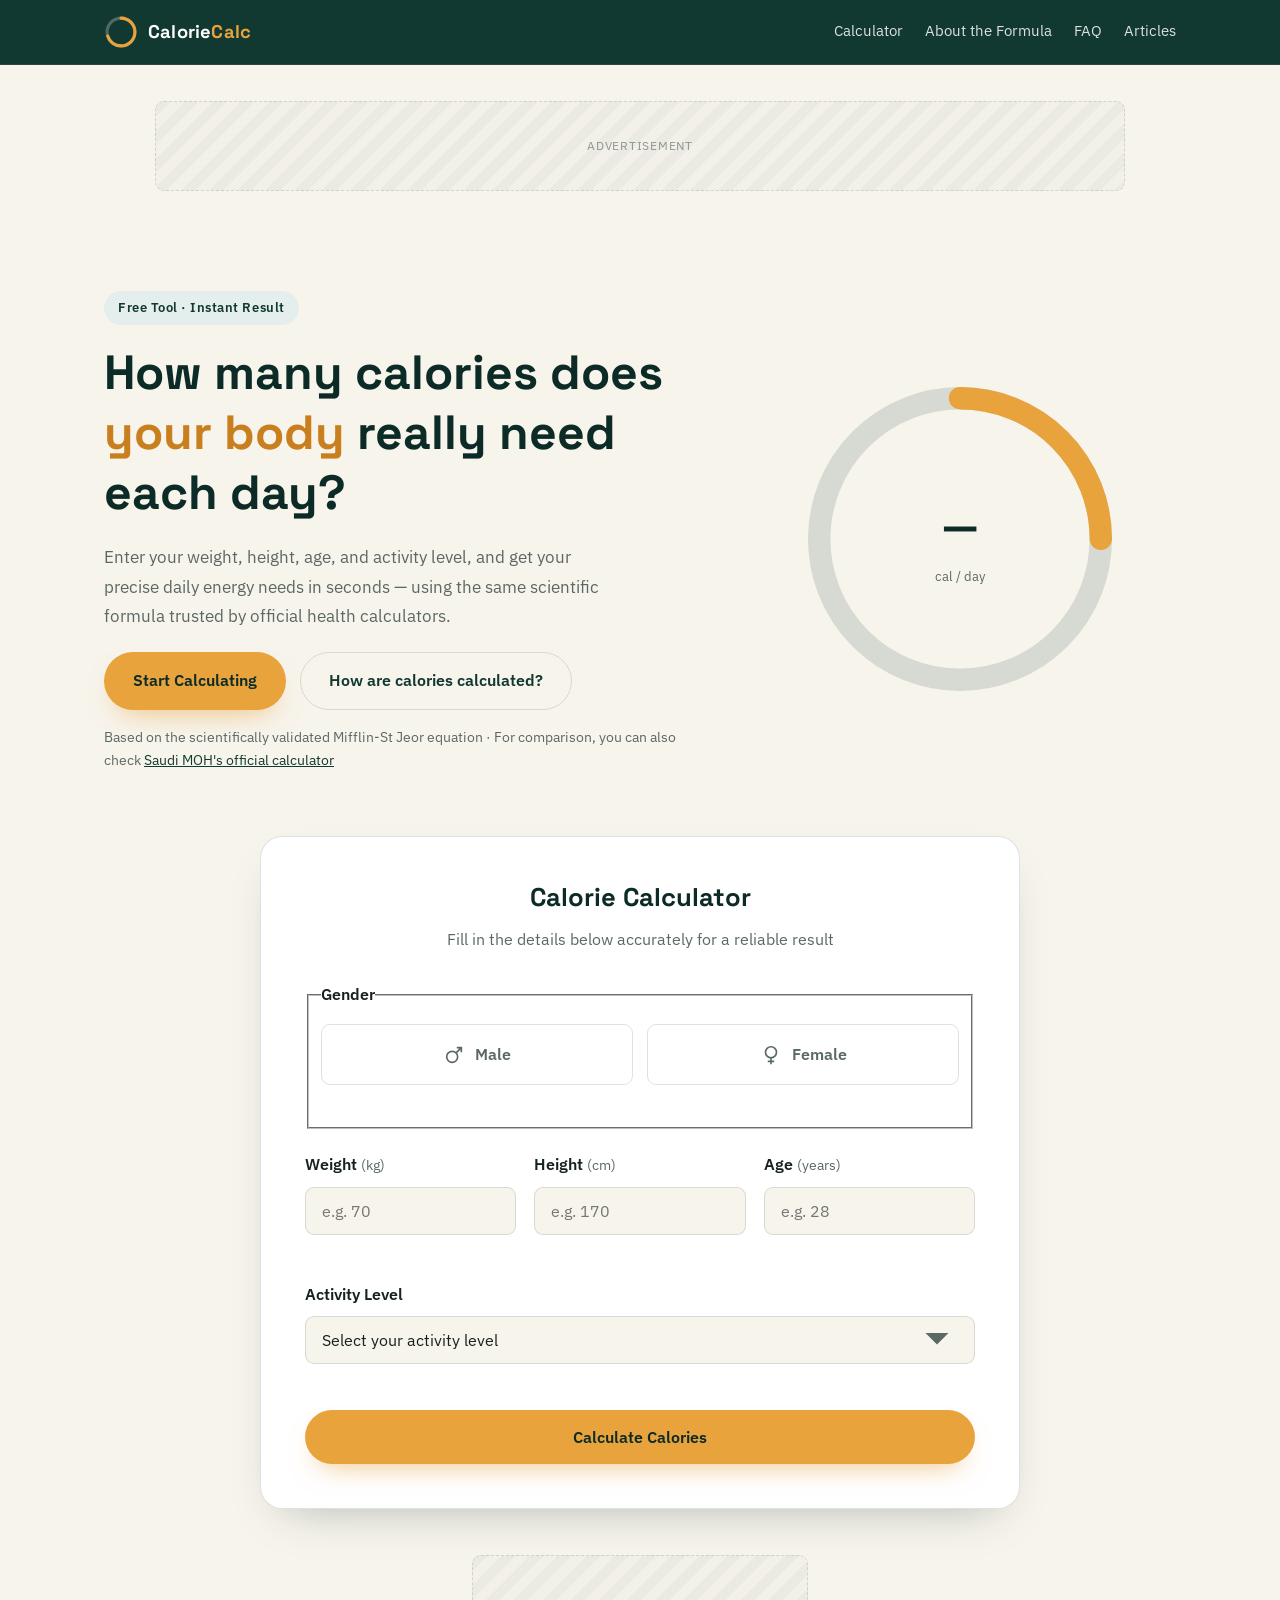
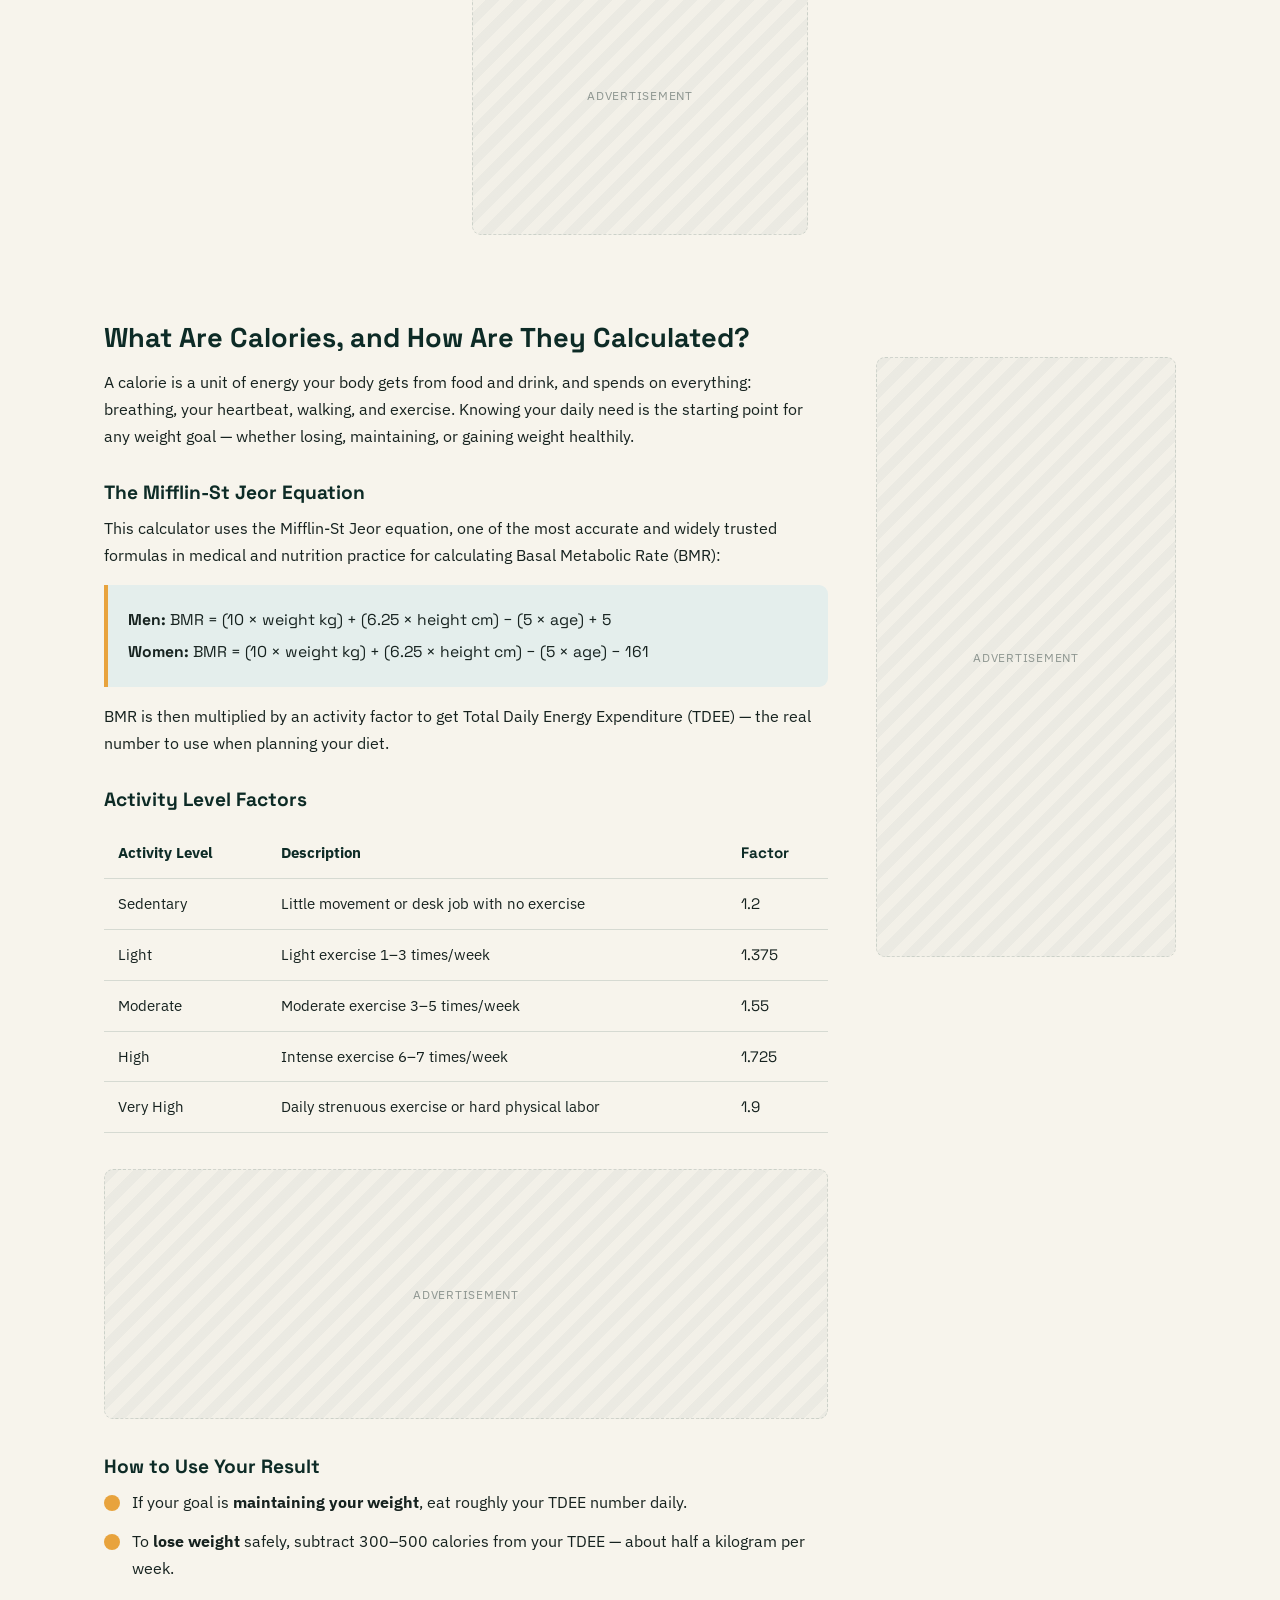
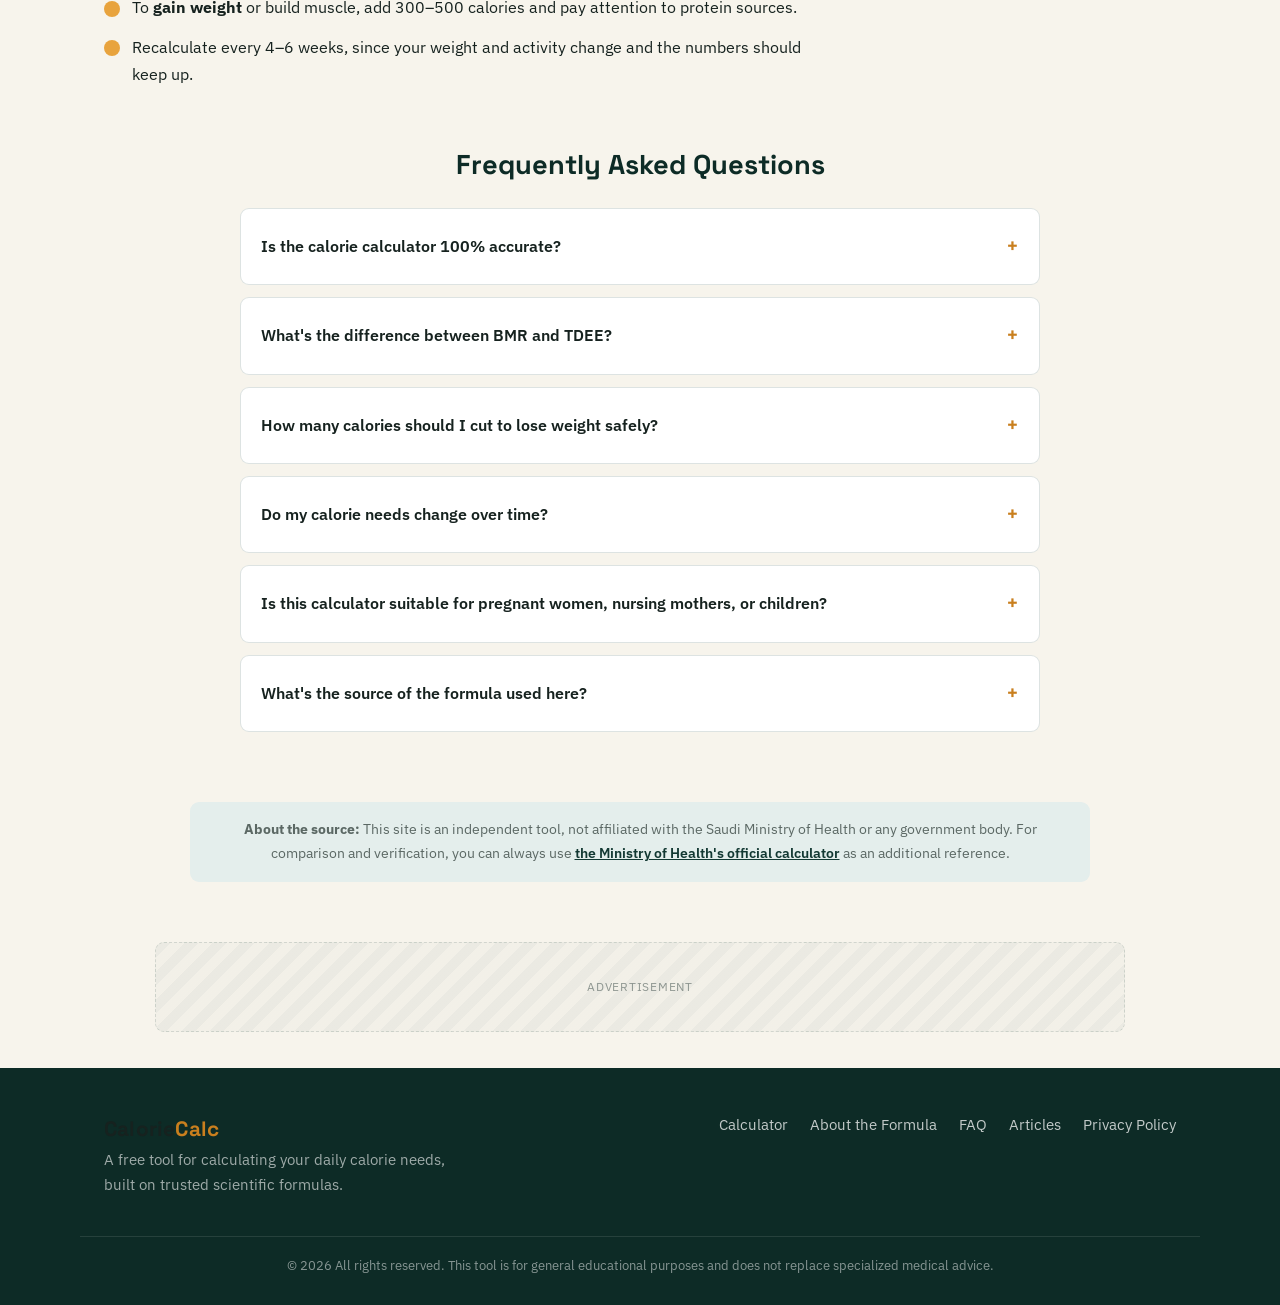
<file: index.html>
<!DOCTYPE html><html lang="en" dir="ltr"><head>
<meta charset="UTF-8">
<meta name="viewport" content="width=device-width, initial-scale=1.0">
<title>Daily Calorie Calculator | Calculate Your Energy Needs Free</title>
<meta name="description" content="Calculate your daily calorie needs accurately using the scientific Mifflin-St Jeor equation, based on weight, height, age, and activity level. Free and fast.">
<meta name="keywords" content="calorie calculator, BMR calculator, TDEE calculator, daily calorie needs, weight loss calculator">
<meta name="robots" content="index, follow">
<meta property="og:type" content="website">
<meta property="og:title" content="Daily Calorie Calculator | Calculate Your Energy Needs Free">
<meta property="og:description" content="Calculate your daily calorie needs accurately using the scientific Mifflin-St Jeor equation, based on weight, height, age, and activity level. Free and fast.">
<meta name="theme-color" content="#123832">
<link rel="icon" href="data:image/svg+xml,%3Csvg xmlns='http://www.w3.org/2000/svg' viewBox='0 0 100 100'%3E%3Ccircle cx='50' cy='50' r='45' fill='%23123832'/%3E%3Ccircle cx='50' cy='50' r='45' fill='none' stroke='%23E8A33D' stroke-width='10' stroke-dasharray='180 300' stroke-linecap='round' transform='rotate(-90 50 50)'/%3E%3C/svg%3E">

<!-- Google AdSense — site verification code -->
<script async="" src="https://pagead2.googlesyndication.com/pagead/js/adsbygoogle.js?client=ca-pub-4777858178569282" crossorigin="anonymous"></script>

<link rel="preconnect" href="https://fonts.googleapis.com">
<link rel="preconnect" href="https://fonts.gstatic.com" crossorigin="">
<link href="https://fonts.googleapis.com/css2?family=Space+Grotesk:wght@500;600;700&amp;family=IBM+Plex+Sans:wght@300;400;500;600;700&amp;display=swap" rel="stylesheet">

<script type="application/ld+json">
{
  "@context": "https://schema.org",
  "@type": "FAQPage",
  "mainEntity": [
    {"@type":"Question","name":"Is the calorie calculator 100% accurate?","acceptedAnswer":{"@type":"Answer","text":"No digital calculator is perfectly accurate, since bodies differ by muscle composition, hormones, and individual metabolism. This result is a reliable scientific estimate that works as an excellent starting point, adjustable later based on how your body responds."}},
    {"@type":"Question","name":"What\u2019s the difference between BMR and TDEE?","acceptedAnswer":{"@type":"Answer","text":"BMR is the number of calories your body burns at complete rest just to run its vital functions. TDEE is your total burn for the whole day once activity is factored in \u2014 the number to rely on when planning meals."}},
    {"@type":"Question","name":"How many calories should I cut to lose weight safely?","acceptedAnswer":{"@type":"Answer","text":"A daily deficit of 300\u2013500 calories below your total need is generally recommended, equal to roughly half a kilogram of weight loss per week \u2014 healthy and sustainable without heavily impacting muscle mass."}}
  ]
}
</script>

<link rel="stylesheet" href="style.css">
</head>
<body>

<a class="skip-link" href="#calculator">Skip to calculator</a>

<header class="site-header">
  <div class="wrap header-inner">
    <a href="#top" class="brand">
      <span class="brand-mark" aria-hidden="true">
        <svg viewBox="0 0 44 44"><circle cx="22" cy="22" r="18" class="brand-mark__track"></circle><circle cx="22" cy="22" r="18" class="brand-mark__fill"></circle></svg>
      </span>
      <span class="brand-text">Calorie<em>Calc</em></span>
    </a>
    <div class="header-controls">
      <nav class="site-nav" aria-label="Main navigation">
        <a href="#calculator">Calculator</a>
        <a href="#about">About the Formula</a>
        <a href="#faq">FAQ</a>
        <a href="blog.html">Articles</a>
      </nav>
      
    </div>
  </div>
</header>

<!-- ════════════════════ AD SLOT #1 — Top banner (Leaderboard) ════════════════════ -->
<div class="ad-slot ad-slot--leaderboard" aria-hidden="true">
  <span class="ad-slot__tag">Advertisement</span>
  <!-- Paste your <ins class="adsbygoogle">...</ins> ad unit code here -->
</div>

<main id="top">

  <!-- ═══════════════════ Hero ═══════════════════ -->
  <section class="hero">
    <div class="wrap hero-grid">
      <div class="hero-copy">
        <p class="eyebrow">Free Tool · Instant Result</p>
        <h1>How many calories does <em>your body</em> really need each day?</h1>
        <p class="hero-lede">Enter your weight, height, age, and activity level, and get your precise daily energy needs in seconds — using the same scientific formula trusted by official health calculators.</p>
        <div class="hero-actions">
          <a href="#calculator" class="btn btn--primary">Start Calculating</a>
          <a href="#about" class="btn btn--ghost">How are calories calculated?</a>
        </div>
        <p class="hero-note">Based on the scientifically validated Mifflin-St Jeor equation · For comparison, you can also check <a href="https://www.moh.gov.sa/healthawareness/medicaltools/pages/caloriecalculate.aspx" target="_blank" rel="noopener noreferrer">Saudi MOH's official calculator</a></p>
      </div>
      <div class="hero-gauge" aria-hidden="true">
        <svg viewBox="0 0 200 200" class="gauge-svg gauge-svg--hero">
          <circle cx="100" cy="100" r="88" class="gauge-track"></circle>
          <circle cx="100" cy="100" r="88" class="gauge-fill gauge-fill--idle"></circle>
        </svg>
        <div class="gauge-center">
          <span class="gauge-number">—</span>
          <span class="gauge-unit">cal / day</span>
        </div>
      </div>
    </div>
  </section>

  <!-- ═══════════════════ Calculator ═══════════════════ -->
  <section class="calc-section" id="calculator">
    <div class="wrap">
      <div class="calc-card">
        <div class="calc-card__head">
          <h2>Calorie Calculator</h2>
          <p>Fill in the details below accurately for a reliable result</p>
        </div>

        <form id="calorie-form" novalidate="">
          <fieldset class="field field--gender">
            <legend>Gender</legend>
            <div class="gender-toggle">
              <input type="radio" name="gender" id="gender-male" value="male">
              <label for="gender-male">
                <svg viewBox="0 0 24 24" aria-hidden="true"><circle cx="10" cy="14" r="6"></circle><path d="M14.5 9.5 20 4M15 4h5v5"></path></svg>
                <span>Male</span>
              </label>
              <input type="radio" name="gender" id="gender-female" value="female">
              <label for="gender-female">
                <svg viewBox="0 0 24 24" aria-hidden="true"><circle cx="12" cy="9" r="6"></circle><path d="M12 15v7M8.5 19h7"></path></svg>
                <span>Female</span>
              </label>
            </div>
            <p class="field-error" id="err-gender" role="alert"></p>
          </fieldset>

          <div class="field-grid">
            <div class="field">
              <label for="weight">Weight <span class="unit">(kg)</span></label>
              <input type="number" inputmode="decimal" id="weight" name="weight" min="20" max="300" step="0.1" placeholder="e.g. 70" required="">
              <p class="field-error" id="err-weight" role="alert"></p>
            </div>
            <div class="field">
              <label for="height">Height <span class="unit">(cm)</span></label>
              <input type="number" inputmode="decimal" id="height" name="height" min="90" max="250" step="1" placeholder="e.g. 170" required="">
              <p class="field-error" id="err-height" role="alert"></p>
            </div>
            <div class="field">
              <label for="age">Age <span class="unit">(years)</span></label>
              <input type="number" inputmode="numeric" id="age" name="age" min="10" max="100" step="1" placeholder="e.g. 28" required="">
              <p class="field-error" id="err-age" role="alert"></p>
            </div>
          </div>

          <div class="field">
            <label for="activity">Activity Level</label>
            <select id="activity" name="activity" required="">
              <option value="" selected="">Select your activity level</option>
              <option value="1.2">Sedentary (little or no exercise)</option>
              <option value="1.375">Light activity — 1 to 3 times/week</option>
              <option value="1.55">Moderate activity — 3 to 5 times/week</option>
              <option value="1.725">Very active — 6 to 7 times/week</option>
              <option value="1.9">Extra active — intense daily exercise</option>
            </select>
            <p class="field-error" id="err-activity" role="alert"></p>
          </div>

          <button type="submit" class="btn btn--primary btn--block">Calculate Calories</button>
        </form>
      </div>

      <!-- ═══════════════════ Results ═══════════════════ -->
      <div class="result-card" id="result-card" hidden="">
        <div class="result-gauge">
          <svg viewBox="0 0 200 200" class="gauge-svg" id="result-gauge-svg">
            <circle cx="100" cy="100" r="88" class="gauge-track"></circle>
            <circle cx="100" cy="100" r="88" class="gauge-fill" id="result-gauge-fill"></circle>
          </svg>
          <div class="gauge-center">
            <span class="gauge-number" id="result-tdee">0</span>
            <span class="gauge-unit">cal / day to maintain weight</span>
          </div>
        </div>

        <p class="result-scale">Gauge reference range: 1200 – 4000 calories/day</p>
        <p class="result-bmr"><span>Basal Metabolic Rate (BMR):</span> <strong id="result-bmr">0</strong> <span>cal/day — what your body burns at complete rest</span></p>

        <div class="result-goals">
          <div class="goal-chip goal-chip--down">
            <span class="goal-chip__label">To Lose Weight</span>
            <span class="goal-chip__value" id="result-loss">0</span>
          </div>
          <div class="goal-chip goal-chip--flat">
            <span class="goal-chip__label">To Maintain Weight</span>
            <span class="goal-chip__value" id="result-maintain">0</span>
          </div>
          <div class="goal-chip goal-chip--up">
            <span class="goal-chip__label">To Gain Weight</span>
            <span class="goal-chip__value" id="result-gain">0</span>
          </div>
        </div>
        <p class="disclaimer">These results are general estimates and do not replace advice from a doctor or dietitian, especially during pregnancy, breastfeeding, or with a chronic health condition.</p>
      </div>
    </div>
  </section>

  <!-- ════════════════════ AD SLOT #2 — Rectangle after results ════════════════════ -->
  <div class="wrap">
    <div class="ad-slot ad-slot--rectangle" aria-hidden="true">
      <span class="ad-slot__tag">Advertisement</span>
    </div>
  </div>

  <!-- ═══════════════════ Article + sidebar ad ═══════════════════ -->
  <section class="content-section" id="about">
    <div class="wrap content-grid">
      <article class="article">
        <h2>What Are Calories, and How Are They Calculated?</h2>
        <p>A calorie is a unit of energy your body gets from food and drink, and spends on everything: breathing, your heartbeat, walking, and exercise. Knowing your daily need is the starting point for any weight goal — whether losing, maintaining, or gaining weight healthily.</p>

        <h3>The Mifflin-St Jeor Equation</h3>
        <p>This calculator uses the Mifflin-St Jeor equation, one of the most accurate and widely trusted formulas in medical and nutrition practice for calculating Basal Metabolic Rate (BMR):</p>
        <div class="formula-box">
          <p><strong>Men:</strong> BMR = (10 × weight kg) + (6.25 × height cm) − (5 × age) + 5</p>
          <p><strong>Women:</strong> BMR = (10 × weight kg) + (6.25 × height cm) − (5 × age) − 161</p>
        </div>
        <p>BMR is then multiplied by an activity factor to get Total Daily Energy Expenditure (TDEE) — the real number to use when planning your diet.</p>

        <h3>Activity Level Factors</h3>
        <div class="table-wrap">
          <table>
            <thead><tr>
              <th>Activity Level</th>
              <th>Description</th>
              <th>Factor</th>
            </tr></thead>
            <tbody>
              <tr><td>Sedentary</td><td>Little movement or desk job with no exercise</td><td>1.2</td></tr>
              <tr><td>Light</td><td>Light exercise 1–3 times/week</td><td>1.375</td></tr>
              <tr><td>Moderate</td><td>Moderate exercise 3–5 times/week</td><td>1.55</td></tr>
              <tr><td>High</td><td>Intense exercise 6–7 times/week</td><td>1.725</td></tr>
              <tr><td>Very High</td><td>Daily strenuous exercise or hard physical labor</td><td>1.9</td></tr>
            </tbody>
          </table>
        </div>

        <!-- ═════════ AD SLOT #3 — In-article ═════════ -->
        <div class="ad-slot ad-slot--in-article" aria-hidden="true">
          <span class="ad-slot__tag">Advertisement</span>
        </div>

        <h3>How to Use Your Result</h3>
        <ul class="tick-list">
          <li>If your goal is <strong>maintaining your weight</strong>, eat roughly your TDEE number daily.</li>
          <li>To <strong>lose weight</strong> safely, subtract 300–500 calories from your TDEE — about half a kilogram per week.</li>
          <li>To <strong>gain weight</strong> or build muscle, add 300–500 calories and pay attention to protein sources.</li>
          <li>Recalculate every 4–6 weeks, since your weight and activity change and the numbers should keep up.</li>
        </ul>
      </article>

      <!-- ═════════ AD SLOT #4 — Sidebar, desktop only ═════════ -->
      <aside class="sidebar">
        <div class="ad-slot ad-slot--sidebar" aria-hidden="true">
          <span class="ad-slot__tag">Advertisement</span>
        </div>
      </aside>
    </div>
  </section>

  <!-- ═══════════════════ FAQ ═══════════════════ -->
  <section class="faq-section" id="faq">
    <div class="wrap">
      <h2>Frequently Asked Questions</h2>
      <div class="faq-list">
        <details>
          <summary>Is the calorie calculator 100% accurate?</summary>
          <p>No digital calculator is perfectly accurate, since bodies differ by muscle composition, hormones, and individual metabolism. This result is a reliable scientific estimate that works as an excellent starting point, which you can adjust later based on how your body actually responds over a few weeks.</p>
        </details>
        <details>
          <summary>What's the difference between BMR and TDEE?</summary>
          <p>BMR is the number of calories your body burns at complete rest just to run its vital functions. TDEE is your total burn for the whole day once your activity and movement are factored in — that's the number to actually rely on when planning your meals.</p>
        </details>
        <details>
          <summary>How many calories should I cut to lose weight safely?</summary>
          <p>A daily deficit of 300–500 calories below your total need (TDEE) is generally recommended, equal to roughly half a kilogram of weight loss per week — healthy and sustainable without heavily impacting muscle mass.</p>
        </details>
        <details>
          <summary>Do my calorie needs change over time?</summary>
          <p>Yes. As your weight, activity level, or age changes, your actual calorie needs change too. That's why it's recommended to recalculate every 4 to 6 weeks.</p>
        </details>
        <details>
          <summary>Is this calculator suitable for pregnant women, nursing mothers, or children?</summary>
          <p>This calculator is designed for healthy adults in general. Pregnant women, nursing mothers, children, and teenagers have special needs that differ from this formula, and it's best to consult a doctor or dietitian for accurate guidance.</p>
        </details>
        <details>
          <summary>What's the source of the formula used here?</summary>
          <p>This tool uses the globally recognized Mifflin-St Jeor scientific equation, the same methodology used by most trusted health calculators. For an additional official reference in Saudi Arabia, you can check <a href="https://www.moh.gov.sa/healthawareness/medicaltools/pages/caloriecalculate.aspx" target="_blank" rel="noopener noreferrer">the Saudi Ministry of Health's calorie calculator</a>.</p>
        </details>
      </div>
    </div>
  </section>

  <!-- ═══════════════════ Source note ═══════════════════ -->
  <section class="source-note">
    <div class="wrap">
      <p><strong>About the source:</strong> This site is an independent tool, not affiliated with the Saudi Ministry of Health or any government body. For comparison and verification, you can always use <a href="https://www.moh.gov.sa/healthawareness/medicaltools/pages/caloriecalculate.aspx" target="_blank" rel="noopener noreferrer">the Ministry of Health's official calculator</a> as an additional reference.</p>
    </div>
  </section>

  <!-- ════════════════════ AD SLOT #5 — Banner before footer ════════════════════ -->
  <div class="wrap">
    <div class="ad-slot ad-slot--leaderboard" aria-hidden="true">
      <span class="ad-slot__tag">Advertisement</span>
    </div>
  </div>

</main>

<footer class="site-footer">
  <div class="wrap footer-inner">
    <div>
      <span class="brand-text brand-text--footer">Calorie<em>Calc</em></span>
      <p class="footer-desc">A free tool for calculating your daily calorie needs, built on trusted scientific formulas.</p>
    </div>
    <nav class="footer-links" aria-label="Footer links">
      <a href="#calculator">Calculator</a>
      <a href="#about">About the Formula</a>
      <a href="#faq">FAQ</a>
      <a href="blog.html">Articles</a>
      <a href="privacy.html">Privacy Policy</a>
    </nav>
  </div>
  <div class="wrap footer-bottom">
    <p>© <span id="year"></span> <span>All rights reserved. This tool is for general educational purposes and does not replace specialized medical advice.</span></p>
  </div>
</footer>

<script>
/* ══════════════════════════════════════════════════════════════
   Calorie Calculator — calculation logic and interactions
   Formula: Mifflin-St Jeor
   ══════════════════════════════════════════════════════════════ */
(function () {
  "use strict";

  var GAUGE_RADIUS = 88;
  var GAUGE_CIRCUMFERENCE = 2 * Math.PI * GAUGE_RADIUS;
  var SCALE_MIN = 1200;
  var SCALE_MAX = 4000;

  var form = document.getElementById("calorie-form");
  var resultCard = document.getElementById("result-card");
  var resultGaugeFill = document.getElementById("result-gauge-fill");

  var errors = {
    gender: "Please select your gender",
    weight: "Please enter a valid weight between 20–300 kg, numbers only",
    height: "Please enter a valid height between 90–250 cm, numbers only",
    age: "Please enter a valid age between 10–100 years, numbers only",
    activity: "Please select your activity level"
  };

  function setError(field, message) {
    var el = document.getElementById("err-" + field);
    if (el) el.textContent = message || "";
  }

  function clearErrors() {
    Object.keys(errors).forEach(function (f) { setError(f, ""); });
  }

  function clamp(value, min, max) {
    return Math.min(Math.max(value, min), max);
  }

  function animateNumber(el, target) {
    var start = 0;
    var duration = 700;
    var startTime = null;

    function step(ts) {
      if (!startTime) startTime = ts;
      var progress = Math.min((ts - startTime) / duration, 1);
      var eased = 1 - Math.pow(1 - progress, 3);
      el.textContent = Math.round(start + (target - start) * eased).toLocaleString("en-US");
      if (progress < 1) requestAnimationFrame(step);
    }
    requestAnimationFrame(step);
  }

  function setGaugeFill(svgFillEl, value) {
    var pct = clamp((value - SCALE_MIN) / (SCALE_MAX - SCALE_MIN), 0, 1);
    var offset = GAUGE_CIRCUMFERENCE - pct * GAUGE_CIRCUMFERENCE;
    svgFillEl.style.strokeDasharray = GAUGE_CIRCUMFERENCE;
    svgFillEl.getBoundingClientRect();
    svgFillEl.style.strokeDashoffset = offset;
  }

  function calculateBMR(gender, weight, height, age) {
    var base = 10 * weight + 6.25 * height - 5 * age;
    return gender === "male" ? base + 5 : base - 161;
  }

  function handleSubmit(e) {
    e.preventDefault();
    clearErrors();

    var genderInput = form.querySelector('input[name="gender"]:checked');
    var gender = genderInput ? genderInput.value : "";
    var weight = parseFloat(form.weight.value);
    var height = parseFloat(form.height.value);
    var age = parseInt(form.age.value, 10);
    var activity = parseFloat(form.activity.value);

    var valid = true;

    if (!gender) { setError("gender", errors.gender); valid = false; }
    if (!weight || weight < 20 || weight > 300) { setError("weight", errors.weight); valid = false; }
    if (!height || height < 90 || height > 250) { setError("height", errors.height); valid = false; }
    if (!age || age < 10 || age > 100) { setError("age", errors.age); valid = false; }
    if (!activity) { setError("activity", errors.activity); valid = false; }

    if (!valid) {
      var firstError = form.querySelector(".field-error:not(:empty)");
      if (firstError) firstError.closest(".field, fieldset").scrollIntoView({ behavior: "smooth", block: "center" });
      return;
    }

    var bmr = calculateBMR(gender, weight, height, age);
    var tdee = bmr * activity;
    var loss = Math.max(tdee - 500, 1000);
    var gain = tdee + 500;

    resultCard.hidden = false;

    animateNumber(document.getElementById("result-tdee"), Math.round(tdee));
    animateNumber(document.getElementById("result-bmr"), Math.round(bmr));
    animateNumber(document.getElementById("result-loss"), Math.round(loss));
    animateNumber(document.getElementById("result-maintain"), Math.round(tdee));
    animateNumber(document.getElementById("result-gain"), Math.round(gain));

    requestAnimationFrame(function () {
      setGaugeFill(resultGaugeFill, tdee);
    });

    resultCard.scrollIntoView({ behavior: "smooth", block: "start" });
  }

  ["weight", "height", "age"].forEach(function (id) {
    var input = document.getElementById(id);
    input.addEventListener("keydown", function (e) {
      var allowed = ["Backspace", "Delete", "ArrowLeft", "ArrowRight", "Tab", "."];
      if (allowed.indexOf(e.key) !== -1) return;
      if (!/^[0-9]$/.test(e.key)) e.preventDefault();
    });
  });

  if (form) form.addEventListener("submit", handleSubmit);

  var yearEl = document.getElementById("year");
  if (yearEl) yearEl.textContent = new Date().getFullYear();
})();

</script>


</body></html>
</file>
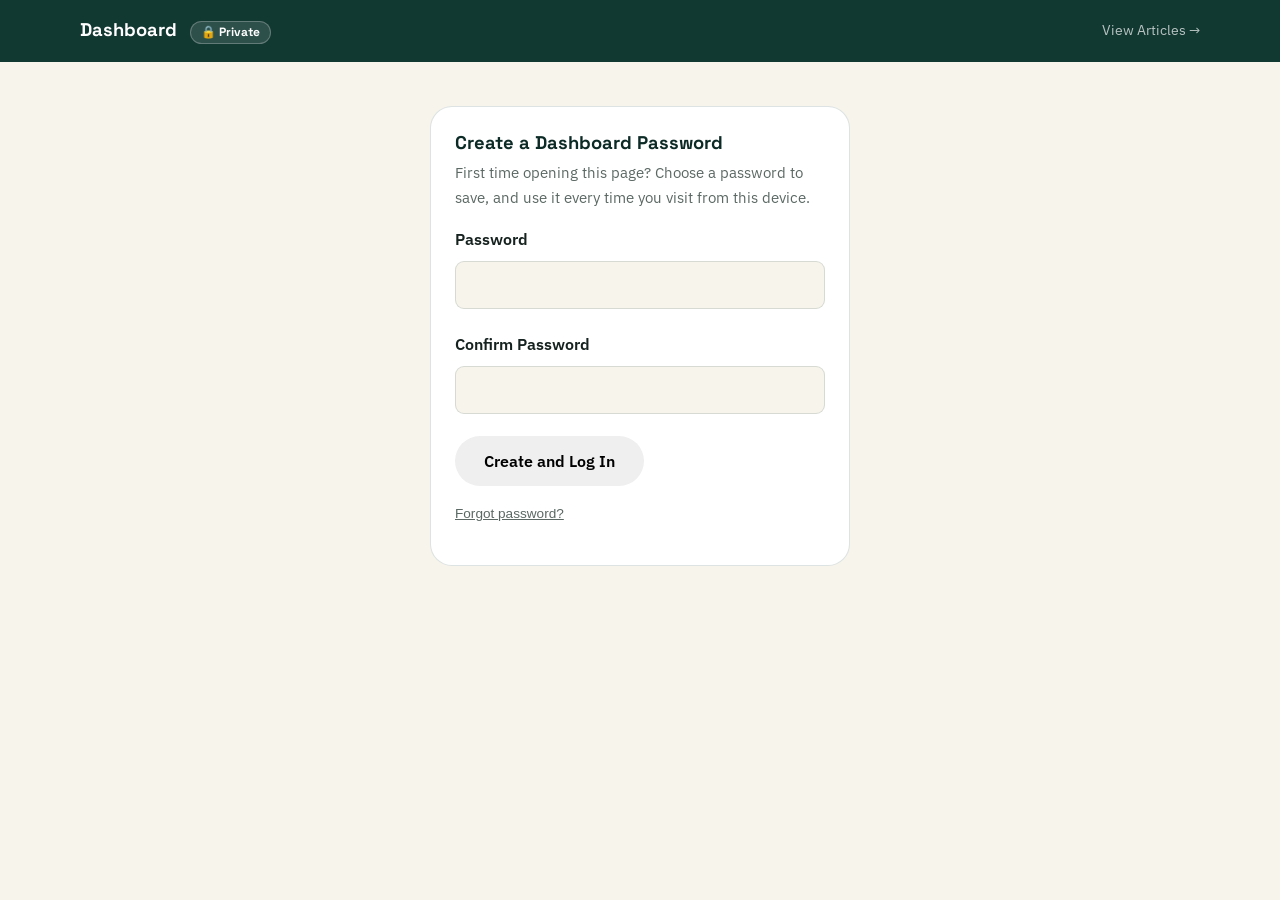
<file: admin.html>
<!DOCTYPE html>
<html lang="en" dir="ltr">
<head>
<meta charset="UTF-8">
<meta name="viewport" content="width=device-width, initial-scale=1.0">
<title>Dashboard | Private</title>
<meta name="robots" content="noindex, nofollow">
<link rel="preconnect" href="https://fonts.googleapis.com">
<link rel="preconnect" href="https://fonts.gstatic.com" crossorigin>
<link href="https://fonts.googleapis.com/css2?family=Space+Grotesk:wght@500;600;700&family=IBM+Plex+Sans:wght@300;400;500;600;700&display=swap" rel="stylesheet">
<link rel="stylesheet" href="style.css">
</head>
<body>

<div class="admin-header">
  <div class="wrap">
    <h1>Dashboard <span class="private-badge">🔒 Private</span></h1>
    <a href="blog.html" class="back">View Articles →</a>
  </div>
</div>

<div class="admin-wrap">

  <!-- ═══════════ Login screen ═══════════ -->
  <div class="card" id="login-screen" style="max-width:420px;margin-inline:auto;">
    <h2 id="login-title">Log In</h2>
    <p id="login-desc">Enter your password to access the dashboard.</p>

    <div class="field">
      <label for="password-input">Password</label>
      <input type="password" id="password-input" autocomplete="current-password">
    </div>
    <div class="field" id="confirm-field" style="display:none">
      <label for="password-confirm-input">Confirm Password</label>
      <input type="password" id="password-confirm-input" autocomplete="new-password">
    </div>

    <button type="button" class="btn" id="login-btn">Log In</button>
    <div class="status" id="login-status"></div>
    <p class="hint" style="margin-top:14px">
      <button type="button" class="btn-link" id="forgot-btn">Forgot password?</button>
    </p>
  </div>

  <!-- ═══════════ Dashboard content (shown after login) ═══════════ -->
  <div id="admin-content" style="display:none">

    <div class="tabs">
      <button type="button" class="tab-btn active" data-tab="articles">Articles</button>
      <button type="button" class="tab-btn" data-tab="new">New Article</button>
      <button type="button" class="tab-btn" data-tab="settings">Settings</button>
    </div>

    <!-- ───────── Tab: Articles ───────── -->
    <div class="tab-panel" id="tab-articles">

      <!-- Shown only if not yet connected to GitHub -->
      <div class="card" id="setup-card" style="display:none">
        <h2>First-Time Setup (once only)</h2>
        <p>To manage your site with one click, without going back to GitHub, you need to link the dashboard to a personal access key for your account. It's used only from your browser, and is never sent anywhere except GitHub.</p>

        <ol class="steps">
          <li><b>1</b> Click the button below — it takes you to the GitHub key creation page</li>
          <li><b>2</b> In the Token name field, type any name, e.g.: Dashboard</li>
          <li><b>3</b> In Repository access, choose: Only select repositories → then select calorie-calculator</li>
          <li><b>4</b> Scroll to Permissions → Repository permissions → find "Contents" → set it to Read and write</li>
          <li><b>5</b> Scroll down and click Generate token</li>
          <li><b>6</b> Copy the key that starts with github_pat_... (shown only once)</li>
          <li><b>7</b> Come back here and paste it in the field below</li>
        </ol>

        <a href="https://github.com/settings/personal-access-tokens/new" target="_blank" rel="noopener noreferrer" class="btn btn-secondary" style="text-decoration:none;margin-bottom:18px;">Open the key creation page →</a>

        <div class="field">
          <label for="token-input">GitHub Key (Token)</label>
          <input type="password" id="token-input" placeholder="github_pat_...">
          <p class="hint">Saved only in your own browser — never sent to us or any third party.</p>
        </div>
        <button type="button" class="btn" id="save-token-btn">Save Connection</button>
        <div class="status" id="setup-status"></div>
      </div>

      <!-- Articles list -->
      <div id="articles-list-wrap">
        <div class="status" id="articles-list-status"></div>
        <div id="articles-list"></div>
      </div>
    </div>

    <!-- ───────── Tab: New Article / Edit ───────── -->
    <div class="tab-panel" id="tab-new" style="display:none">
      <div class="card" id="form-card">
        <h2 id="form-heading">New Article</h2>
        <p>Fill in the fields and click publish — it reaches your site directly within seconds.</p>

        <div class="field">
          <label for="title-input">Article Title</label>
          <input type="text" id="title-input" placeholder="e.g. 5 Best Habits for Maintaining Your Weight">
        </div>

        <div class="field">
          <label for="excerpt-input">Short Description</label>
          <textarea id="excerpt-input" rows="2" placeholder="A line or two that will show on the articles page"></textarea>
        </div>

        <div class="field">
          <label for="readtime-input">Read Time</label>
          <input type="text" id="readtime-input" value="3 min read">
        </div>

        <div class="field">
          <label for="date-input">Publish Date</label>
          <input type="date" id="date-input">
        </div>

        <div class="field">
          <label for="content-input">Article Content</label>
          <textarea id="content-input" class="content" placeholder="Write your paragraphs naturally.

Leave a blank line between each paragraph — exactly like this.

For a subheading, start the line with ## like: ## An Important Tip

For bold text within a sentence, put it between double asterisks: **this is important**"></textarea>
          <p class="hint">Blank line = new paragraph · ## text = subheading · **text** = bold</p>
        </div>

        <button type="button" class="btn" id="publish-btn">Publish Article 🚀</button>
        <button type="button" class="btn btn-secondary" id="cancel-edit-btn" style="display:none;margin-top:10px">Cancel Edit</button>
        <div class="status" id="publish-status"></div>
      </div>
    </div>

    <!-- ───────── Tab: Settings ───────── -->
    <div class="tab-panel" id="tab-settings" style="display:none">
      <div class="card">
        <h2>Account</h2>
        <p>The dashboard is currently connected to repository: <strong>h-s-h00/calorie-calculator</strong></p>
        <button type="button" class="btn btn-secondary" id="disconnect-btn">Change GitHub Key</button>
      </div>
      <div class="card">
        <h2>Security</h2>
        <p>Your password and login are specific to this device/browser only.</p>
        <button type="button" class="btn btn-secondary" id="change-pass-btn" style="margin-bottom:10px">Change Password</button>
        <button type="button" class="btn btn-secondary" id="logout-btn">Log Out</button>
      </div>
    </div>

  </div><!-- /#admin-content -->

</div>

<script>
(function () {
  "use strict";

  var OWNER = "h-s-h00";
  var REPO = "calorie-calculator";
  var BRANCH = "main";
  var FILE_PATH = "articles-data.js";
  var TOKEN_KEY = "calorie_site_gh_token";
  var PASS_HASH_KEY = "calorie_site_admin_pass_hash";
  var AUTHED_KEY = "calorie_site_admin_authed";

  function showStatus(el, type, html) {
    el.className = "status status--" + type;
    el.innerHTML = html;
  }
  function hideStatus(el) {
    el.className = "status";
    el.innerHTML = "";
  }

  /* ==================== Login layer ====================
     Honest security note: this is a local password checked only inside
     the browser — a convenience/privacy layer that keeps a casual visitor
     who knows this page's URL from opening it and poking around. The real
     protection remains the GitHub key — without it, nobody can change
     anything on the live site even if they get past this login screen.
     ==================================================== */

  var loginScreen = document.getElementById("login-screen");
  var adminContent = document.getElementById("admin-content");
  var loginTitle = document.getElementById("login-title");
  var loginDesc = document.getElementById("login-desc");
  var confirmField = document.getElementById("confirm-field");
  var passwordInput = document.getElementById("password-input");
  var passwordConfirmInput = document.getElementById("password-confirm-input");
  var loginStatus = document.getElementById("login-status");
  var loginBtn = document.getElementById("login-btn");

  async function sha256Hex(text) {
    var enc = new TextEncoder().encode(text);
    var buf = await crypto.subtle.digest("SHA-256", enc);
    return Array.from(new Uint8Array(buf)).map(function (b) {
      return b.toString(16).padStart(2, "0");
    }).join("");
  }

  function hasPasswordSet() { return !!localStorage.getItem(PASS_HASH_KEY); }
  function isAuthed() { return localStorage.getItem(AUTHED_KEY) === "1"; }

  function renderLoginMode() {
    if (hasPasswordSet()) {
      loginTitle.textContent = "Log In";
      loginDesc.textContent = "Enter your password to access the dashboard.";
      confirmField.style.display = "none";
      loginBtn.textContent = "Log In";
    } else {
      loginTitle.textContent = "Create a Dashboard Password";
      loginDesc.textContent = "First time opening this page? Choose a password to save, and use it every time you visit from this device.";
      confirmField.style.display = "block";
      loginBtn.textContent = "Create and Log In";
    }
  }

  function showAdmin() {
    loginScreen.style.display = "none";
    adminContent.style.display = "block";
    refreshConnectionView();
  }
  function showLogin() {
    adminContent.style.display = "none";
    loginScreen.style.display = "block";
    passwordInput.value = "";
    if (passwordConfirmInput) passwordConfirmInput.value = "";
    hideStatus(loginStatus);
    renderLoginMode();
  }

  loginBtn.addEventListener("click", async function () {
    var pass = passwordInput.value;
    if (!pass || pass.length < 4) {
      showStatus(loginStatus, "error", "Password must be at least 4 characters.");
      return;
    }
    var hash = await sha256Hex(pass);

    if (!hasPasswordSet()) {
      var confirmPass = passwordConfirmInput.value;
      if (pass !== confirmPass) {
        showStatus(loginStatus, "error", "Password and confirmation don't match.");
        return;
      }
      localStorage.setItem(PASS_HASH_KEY, hash);
      localStorage.setItem(AUTHED_KEY, "1");
      hideStatus(loginStatus);
      showAdmin();
    } else {
      var storedHash = localStorage.getItem(PASS_HASH_KEY);
      if (hash === storedHash) {
        localStorage.setItem(AUTHED_KEY, "1");
        hideStatus(loginStatus);
        showAdmin();
      } else {
        showStatus(loginStatus, "error", "Incorrect password.");
      }
    }
  });

  document.getElementById("forgot-btn").addEventListener("click", function () {
    showStatus(loginStatus, "error",
      "If you forgot your password: clear this site's data from your browser settings (Site Data / Clear Cookies for this site only), and you'll be able to create a new password — but you'll need to paste your GitHub key again afterward.");
  });

  document.getElementById("logout-btn").addEventListener("click", function () {
    localStorage.removeItem(AUTHED_KEY);
    showLogin();
  });

  document.getElementById("change-pass-btn").addEventListener("click", function () {
    var current = prompt("Enter your current password to confirm:");
    if (current === null) return;
    sha256Hex(current).then(function (hash) {
      if (hash !== localStorage.getItem(PASS_HASH_KEY)) {
        alert("Current password is incorrect.");
        return;
      }
      var next = prompt("Enter your new password (at least 4 characters):");
      if (!next || next.length < 4) {
        if (next !== null) alert("Password is too short.");
        return;
      }
      sha256Hex(next).then(function (newHash) {
        localStorage.setItem(PASS_HASH_KEY, newHash);
        alert("Password changed successfully.");
      });
    });
  });

  /* ==================== End of login layer ==================== */

  /* ==================== Dashboard tabs ==================== */
  var tabButtons = document.querySelectorAll(".tab-btn");
  var tabPanels = {
    articles: document.getElementById("tab-articles"),
    "new": document.getElementById("tab-new"),
    settings: document.getElementById("tab-settings")
  };

  function activateTab(name) {
    tabButtons.forEach(function (btn) {
      btn.classList.toggle("active", btn.getAttribute("data-tab") === name);
    });
    Object.keys(tabPanels).forEach(function (key) {
      tabPanels[key].style.display = key === name ? "block" : "none";
    });
    if (name === "articles") loadArticlesList();
    if (name === "new" && !editingSlug) resetForm();
  }

  tabButtons.forEach(function (btn) {
    btn.addEventListener("click", function () {
      activateTab(btn.getAttribute("data-tab"));
    });
  });

  /* ==================== GitHub API ==================== */

  function getToken() { return localStorage.getItem(TOKEN_KEY); }

  function utf8ToBase64(str) {
    var bytes = new TextEncoder().encode(str);
    var binary = "";
    bytes.forEach(function (b) { binary += String.fromCharCode(b); });
    return btoa(binary);
  }
  function base64ToUtf8(b64) {
    var binary = atob(b64.replace(/\n/g, ""));
    var bytes = new Uint8Array(binary.length);
    for (var i = 0; i < binary.length; i++) bytes[i] = binary.charCodeAt(i);
    return new TextDecoder().decode(bytes);
  }

  async function getFile(token) {
    var url = "https://api.github.com/repos/" + OWNER + "/" + REPO + "/contents/" + FILE_PATH + "?ref=" + BRANCH;
    var res = await fetch(url, {
      headers: { "Authorization": "Bearer " + token, "Accept": "application/vnd.github+json" }
    });
    if (!res.ok) throw new Error("HTTP " + res.status);
    return res.json();
  }

  async function putFile(token, contentB64, sha, message) {
    var url = "https://api.github.com/repos/" + OWNER + "/" + REPO + "/contents/" + FILE_PATH;
    var res = await fetch(url, {
      method: "PUT",
      headers: {
        "Authorization": "Bearer " + token,
        "Accept": "application/vnd.github+json",
        "Content-Type": "application/json"
      },
      body: JSON.stringify({ message: message, content: contentB64, sha: sha, branch: BRANCH })
    });
    if (!res.ok) {
      var errBody = await res.text();
      throw new Error("HTTP " + res.status + " — " + errBody.slice(0, 200));
    }
    return res.json();
  }

  function refreshConnectionView() {
    var setupCard = document.getElementById("setup-card");
    if (getToken()) {
      setupCard.style.display = "none";
      loadArticlesList();
    } else {
      setupCard.style.display = "block";
      document.getElementById("articles-list-wrap").style.display = "none";
    }
  }

  document.getElementById("save-token-btn").addEventListener("click", async function () {
    var val = document.getElementById("token-input").value.trim();
    var setupStatus = document.getElementById("setup-status");
    if (!val) {
      showStatus(setupStatus, "error", "Paste the key first.");
      return;
    }
    showStatus(setupStatus, "loading", "Verifying the key...");
    try {
      await getFile(val);
      localStorage.setItem(TOKEN_KEY, val);
      hideStatus(setupStatus);
      document.getElementById("articles-list-wrap").style.display = "block";
      refreshConnectionView();
    } catch (err) {
      showStatus(setupStatus, "error", "That key didn't work: " + err.message + "<br>Make sure you gave it Contents: Read and write permission on the " + REPO + " repository.");
    }
  });

  document.getElementById("disconnect-btn").addEventListener("click", function () {
    if (!confirm("Are you sure you want to disconnect the GitHub key? You'll need to paste it again to publish.")) return;
    localStorage.removeItem(TOKEN_KEY);
    activateTab("articles");
    refreshConnectionView();
  });

  /* ==================== Content formatting (text ⇄ HTML) ==================== */

  function escapeHtml(str) {
    return str.replace(/&/g, "&amp;").replace(/</g, "&lt;").replace(/>/g, "&gt;");
  }
  function inlineFormat(str) {
    return escapeHtml(str).replace(/\*\*(.+?)\*\*/g, "<strong>$1</strong>");
  }
  function contentToHtml(raw) {
    var blocks = raw.split(/\n\s*\n/).map(function (b) { return b.trim(); }).filter(Boolean);
    return blocks.map(function (b) {
      if (b.indexOf("## ") === 0) return "      <h2>" + inlineFormat(b.slice(3).trim()) + "</h2>";
      return "      <p>" + inlineFormat(b).replace(/\n/g, "<br>") + "</p>";
    }).join("\n");
  }
  function htmlToContent(html) {
    return html
      .replace(/<h2>([\s\S]*?)<\/h2>/g, "## $1\n\n")
      .replace(/<p>([\s\S]*?)<\/p>/g, "$1\n\n")
      .replace(/<strong>([\s\S]*?)<\/strong>/g, "**$1**")
      .replace(/<br\s*\/?>/g, "\n")
      .replace(/&lt;/g, "<").replace(/&gt;/g, ">").replace(/&amp;/g, "&")
      .trim();
  }
  function jsStringEscape(str) {
    return String(str).replace(/\\/g, "\\\\").replace(/"/g, '\\"').replace(/\n/g, " ");
  }
  function templateEscape(str) {
    return str.replace(/\\/g, "\\\\").replace(/`/g, "\\`").replace(/\$\{/g, "\\${");
  }
  function slugify() { return "article-" + Date.now().toString(36); }

  function buildArticleBlock(data, existingSlug) {
    var slug = existingSlug || slugify();
    var contentHtml = templateEscape(contentToHtml(data.content));
    return [
      "  {",
      '    slug: "' + slug + '",',
      '    title: "' + jsStringEscape(data.title) + '",',
      '    excerpt: "' + jsStringEscape(data.excerpt) + '",',
      '    date: "' + data.date + '",',
      '    readTime: "' + jsStringEscape(data.readTime) + '",',
      "    contentHtml: `",
      contentHtml,
      "    `",
      "  },"
    ].join("\n");
  }

  /* ==================== Read/edit/delete articles ==================== */

  function getAllBlocks(fileText) {
    return fileText.match(/  \{[\s\S]*?\n  \},?/g) || [];
  }
  function parseBlock(blockText) {
    function grab(key) {
      var m = blockText.match(new RegExp(key + ':\\s*"([^"]*)"'));
      return m ? m[1] : "";
    }
    var contentMatch = blockText.match(/contentHtml:\s*`([\s\S]*?)`/);
    return {
      slug: grab("slug"),
      title: grab("title"),
      excerpt: grab("excerpt"),
      date: grab("date"),
      readTime: grab("readTime"),
      contentHtml: contentMatch ? contentMatch[1] : ""
    };
  }

  var editingSlug = null;

  async function loadArticlesList() {
    var listEl = document.getElementById("articles-list");
    var statusEl = document.getElementById("articles-list-status");
    var token = getToken();
    if (!token) return;

    showStatus(statusEl, "loading", "Loading articles...");
    listEl.innerHTML = "";

    try {
      var file = await getFile(token);
      var text = base64ToUtf8(file.content);
      var blocks = getAllBlocks(text).map(parseBlock).sort(function (a, b) {
        return new Date(b.date) - new Date(a.date);
      });

      hideStatus(statusEl);

      if (blocks.length === 0) {
        listEl.innerHTML = '<p class="empty-state">No articles yet. Click the "New Article" tab to add your first one.</p>';
        return;
      }

      blocks.forEach(function (a) {
        var row = document.createElement("div");
        row.className = "article-row";
        row.innerHTML =
          '<div>' +
            '<div class="article-row__title">' + escapeHtml(a.title) + '</div>' +
            '<div class="article-row__meta">' + a.date + (a.readTime ? " · " + a.readTime : "") + '</div>' +
          '</div>' +
          '<div class="article-row__actions">' +
            '<button type="button" data-action="edit" data-slug="' + a.slug + '">Edit</button>' +
            '<button type="button" class="danger" data-action="delete" data-slug="' + a.slug + '">Delete</button>' +
          '</div>';
        listEl.appendChild(row);
      });

      listEl.querySelectorAll('[data-action="edit"]').forEach(function (btn) {
        btn.addEventListener("click", function () { startEdit(btn.getAttribute("data-slug")); });
      });
      listEl.querySelectorAll('[data-action="delete"]').forEach(function (btn) {
        btn.addEventListener("click", function () { deleteArticle(btn.getAttribute("data-slug")); });
      });
    } catch (err) {
      showStatus(statusEl, "error", "Couldn't load articles: " + err.message);
    }
  }

  function resetForm() {
    editingSlug = null;
    document.getElementById("form-heading").textContent = "New Article";
    document.getElementById("publish-btn").textContent = "Publish Article 🚀";
    document.getElementById("cancel-edit-btn").style.display = "none";
    document.getElementById("title-input").value = "";
    document.getElementById("excerpt-input").value = "";
    document.getElementById("content-input").value = "";
    document.getElementById("readtime-input").value = "3 min read";
    document.getElementById("date-input").value = new Date().toISOString().slice(0, 10);
    hideStatus(document.getElementById("publish-status"));
  }

  async function startEdit(slug) {
    var statusEl = document.getElementById("articles-list-status");
    showStatus(statusEl, "loading", "Loading article...");
    try {
      var token = getToken();
      var file = await getFile(token);
      var text = base64ToUtf8(file.content);
      var block = getAllBlocks(text).find(function (b) { return b.indexOf('slug: "' + slug + '"') !== -1; });
      if (!block) throw new Error("Article not found");
      var data = parseBlock(block);

      editingSlug = data.slug;
      document.getElementById("form-heading").textContent = "Edit Article";
      document.getElementById("publish-btn").textContent = "Save Changes ✅";
      document.getElementById("cancel-edit-btn").style.display = "block";
      document.getElementById("title-input").value = data.title;
      document.getElementById("excerpt-input").value = data.excerpt;
      document.getElementById("readtime-input").value = data.readTime;
      document.getElementById("date-input").value = data.date;
      document.getElementById("content-input").value = htmlToContent(data.contentHtml);
      hideStatus(document.getElementById("publish-status"));
      hideStatus(statusEl);
      activateTab("new");
    } catch (err) {
      showStatus(statusEl, "error", "Couldn't open the article: " + err.message);
    }
  }

  document.getElementById("cancel-edit-btn").addEventListener("click", function () {
    resetForm();
    activateTab("articles");
  });

  async function deleteArticle(slug) {
    if (!confirm("Are you sure you want to delete this article? This can't be undone.")) return;
    var statusEl = document.getElementById("articles-list-status");
    showStatus(statusEl, "loading", "Deleting...");
    try {
      var token = getToken();
      var file = await getFile(token);
      var text = base64ToUtf8(file.content);
      var block = getAllBlocks(text).find(function (b) { return b.indexOf('slug: "' + slug + '"') !== -1; });
      if (!block) throw new Error("Article doesn't exist");

      var idx = text.indexOf(block);
      var newText = text.slice(0, idx) + text.slice(idx + block.length).replace(/^\n/, "");
      var newB64 = utf8ToBase64(newText);

      await putFile(token, newB64, file.sha, "Delete article");
      showStatus(statusEl, "success", "Deleted ✅");
      loadArticlesList();
    } catch (err) {
      showStatus(statusEl, "error", "Couldn't delete: " + err.message);
    }
  }

  /* ==================== Publish / save edit ==================== */

  document.getElementById("publish-btn").addEventListener("click", async function () {
    var token = getToken();
    var data = {
      title: document.getElementById("title-input").value.trim(),
      excerpt: document.getElementById("excerpt-input").value.trim(),
      readTime: document.getElementById("readtime-input").value.trim() || "3 min read",
      date: document.getElementById("date-input").value || new Date().toISOString().slice(0, 10),
      content: document.getElementById("content-input").value.trim()
    };

    var publishStatus = document.getElementById("publish-status");

    if (!data.title || !data.content) {
      showStatus(publishStatus, "error", "You must at least write a title and content for the article.");
      return;
    }

    var btn = document.getElementById("publish-btn");
    btn.disabled = true;
    showStatus(publishStatus, "loading", editingSlug ? "Saving changes..." : "Publishing...");

    try {
      var file = await getFile(token);
      var currentContent = base64ToUtf8(file.content);
      var newContent, commitMsg;

      if (editingSlug) {
        var oldBlock = getAllBlocks(currentContent).find(function (b) {
          return b.indexOf('slug: "' + editingSlug + '"') !== -1;
        });
        if (!oldBlock) throw new Error("Couldn't find the original article to edit");
        var newBlock = buildArticleBlock(data, editingSlug);
        newContent = currentContent.replace(oldBlock, newBlock);
        commitMsg = "Edit article: " + data.title;
      } else {
        var anchor = "window.ARTICLES = [";
        var idx = currentContent.indexOf(anchor);
        if (idx === -1) throw new Error("Couldn't find the insertion point in the file.");
        var insertPos = idx + anchor.length;
        var block = buildArticleBlock(data);
        newContent = currentContent.slice(0, insertPos) + "\n" + block + currentContent.slice(insertPos);
        commitMsg = "Add article: " + data.title;
      }

      var newContentB64 = utf8ToBase64(newContent);
      await putFile(token, newContentB64, file.sha, commitMsg);

      showStatus(publishStatus, "success",
        (editingSlug ? "Changes saved successfully 🎉" : "Published successfully 🎉") +
        ' Give it a minute, then open the <a href="blog.html" target="_blank">Articles page</a>.');

      resetForm();
      activateTab("articles");
    } catch (err) {
      showStatus(publishStatus, "error", "Something went wrong: " + err.message + "<br>Try again, and if the error persists, make sure your key is still active.");
    } finally {
      btn.disabled = false;
    }
  });

  /* ==================== Startup ==================== */

  document.getElementById("date-input").value = new Date().toISOString().slice(0, 10);

  if (isAuthed() && hasPasswordSet()) {
    showAdmin();
  } else {
    showLogin();
  }
})();
</script>
</body>
</html>
</file>
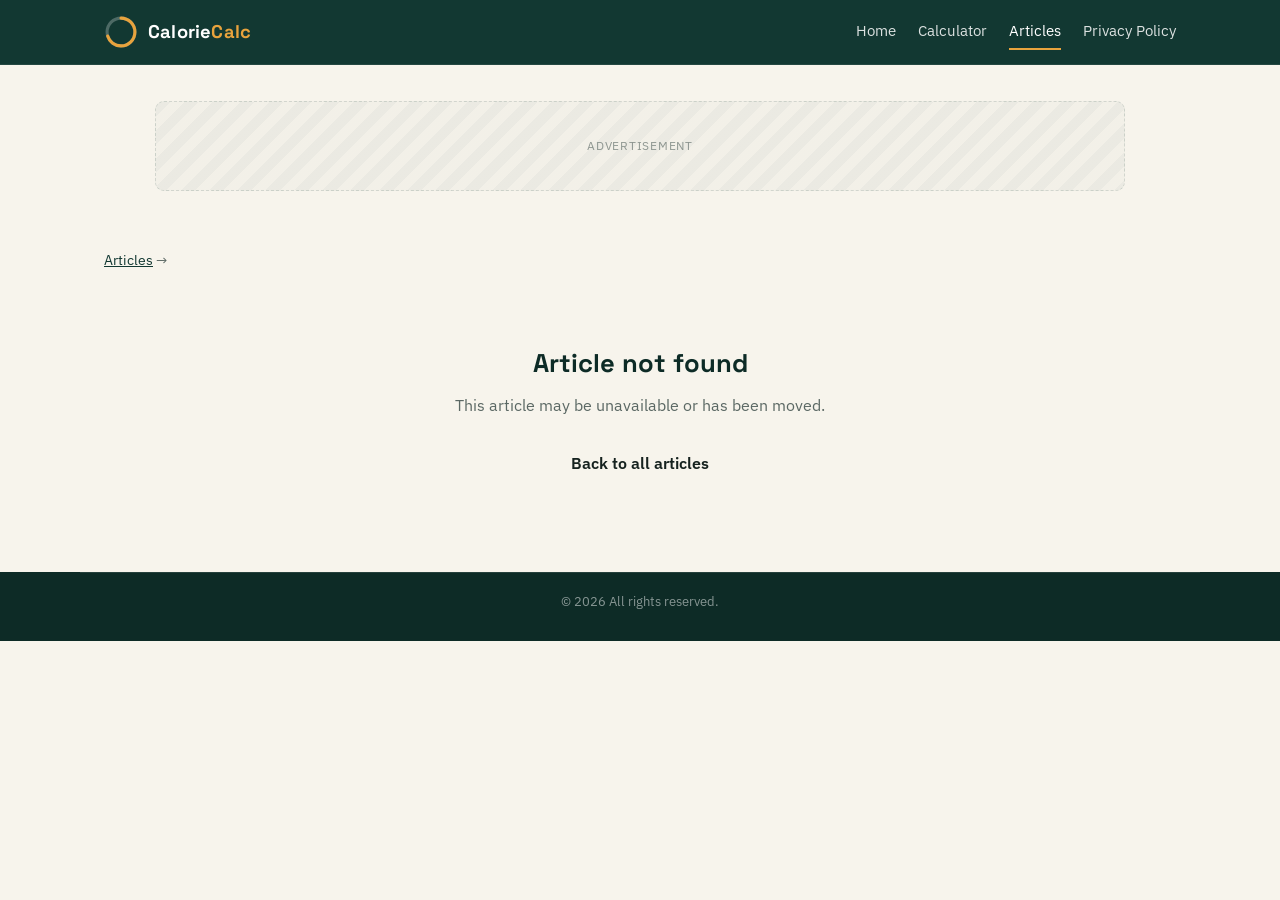
<file: article.html>
<!DOCTYPE html>
<html lang="en" dir="ltr">
<head>
<meta charset="UTF-8">
<meta name="viewport" content="width=device-width, initial-scale=1.0">
<title id="page-title">Article | Calorie Calculator</title>
<meta id="page-description" name="description" content="">
<meta name="robots" content="index, follow">
<link rel="icon" href="data:image/svg+xml,%3Csvg xmlns='http://www.w3.org/2000/svg' viewBox='0 0 100 100'%3E%3Ccircle cx='50' cy='50' r='45' fill='%23123832'/%3E%3Ccircle cx='50' cy='50' r='45' fill='none' stroke='%23E8A33D' stroke-width='10' stroke-dasharray='180 300' stroke-linecap='round' transform='rotate(-90 50 50)'/%3E%3C/svg%3E">

<!-- Google AdSense — site verification code -->
<script async src="https://pagead2.googlesyndication.com/pagead/js/adsbygoogle.js?client=ca-pub-4777858178569282"
     crossorigin="anonymous"></script>

<link rel="preconnect" href="https://fonts.googleapis.com">
<link rel="preconnect" href="https://fonts.gstatic.com" crossorigin>
<link href="https://fonts.googleapis.com/css2?family=Space+Grotesk:wght@500;600;700&family=IBM+Plex+Sans:wght@300;400;500;600;700&display=swap" rel="stylesheet">
<link rel="stylesheet" href="style.css">
</head>
<body>

<header class="site-header">
  <div class="wrap header-inner">
    <a href="index.html" class="brand">
      <span class="brand-mark" aria-hidden="true">
        <svg viewBox="0 0 44 44"><circle cx="22" cy="22" r="18" class="brand-mark__track"/><circle cx="22" cy="22" r="18" class="brand-mark__fill"/></svg>
      </span>
      <span class="brand-text">Calorie<em>Calc</em></span>
    </a>
    <nav class="site-nav" aria-label="Main navigation">
      <a href="index.html">Home</a>
      <a href="index.html#calculator">Calculator</a>
      <a href="blog.html" aria-current="page">Articles</a>
      <a href="privacy.html">Privacy Policy</a>
    </nav>
  </div>
</header>

<!-- ════════════════════ AD SLOT — Top banner ════════════════════ -->
<div class="wrap">
  <div class="ad-slot ad-slot--leaderboard" aria-hidden="true">
    <span class="ad-slot__tag">Advertisement</span>
  </div>
</div>

<main class="wrap">
  <p class="breadcrumb"><a href="blog.html">Articles</a> → <span id="breadcrumb-title"></span></p>

  <div id="article-container">
    <!-- filled automatically by JavaScript -->
  </div>

  <div id="not-found" class="not-found" hidden>
    <h1>Article not found</h1>
    <p>This article may be unavailable or has been moved.</p>
    <a href="blog.html" class="btn">Back to all articles</a>
  </div>
</main>

<footer class="site-footer">
  <div class="wrap footer-bottom">
    <p>© <span id="year"></span> All rights reserved.</p>
  </div>
</footer>

<script src="articles-data.js"></script>
<script>
(function () {
  "use strict";

  function getSlug() {
    var params = new URLSearchParams(window.location.search);
    return params.get("slug");
  }

  var slug = getSlug();
  var articles = window.ARTICLES || [];
  var article = articles.find(function (a) { return a.slug === slug; });

  var container = document.getElementById("article-container");
  var notFound = document.getElementById("not-found");

  if (!article) {
    container.hidden = true;
    notFound.hidden = false;
  } else {
    document.getElementById("page-title").textContent = article.title + " | Calorie Calculator";
    document.getElementById("page-description").setAttribute("content", article.excerpt || "");
    document.getElementById("breadcrumb-title").textContent = article.title;

    var head = document.createElement("div");
    head.className = "article-head";
    head.innerHTML =
      '<p class="article-head__meta">' + article.date + (article.readTime ? " · " + article.readTime : "") + '</p>' +
      '<h1>' + article.title + '</h1>';

    var body = document.createElement("div");
    body.className = "article-body";
    body.innerHTML = article.contentHtml || "";

    var adMid = document.createElement("div");
    adMid.className = "ad-slot ad-slot--in-article";
    adMid.setAttribute("aria-hidden", "true");
    adMid.innerHTML = '<span class="ad-slot__tag">Advertisement</span>';

    container.appendChild(head);
    container.appendChild(body);
    container.appendChild(adMid);

    // Related articles (up to 3, excluding the current one)
    var others = articles.filter(function (a) { return a.slug !== article.slug; }).slice(0, 3);
    if (others.length > 0) {
      var related = document.createElement("div");
      related.className = "related";
      var list = others.map(function (a) {
        return '<a href="article.html?slug=' + encodeURIComponent(a.slug) + '">' + a.title + "</a>";
      }).join("");
      related.innerHTML = "<h2>Related articles</h2><div class=\"related-list\">" + list + "</div>";
      container.appendChild(related);
    }
  }

  var yearEl = document.getElementById("year");
  if (yearEl) yearEl.textContent = new Date().getFullYear();
})();
</script>
</body>
</html>
</file>
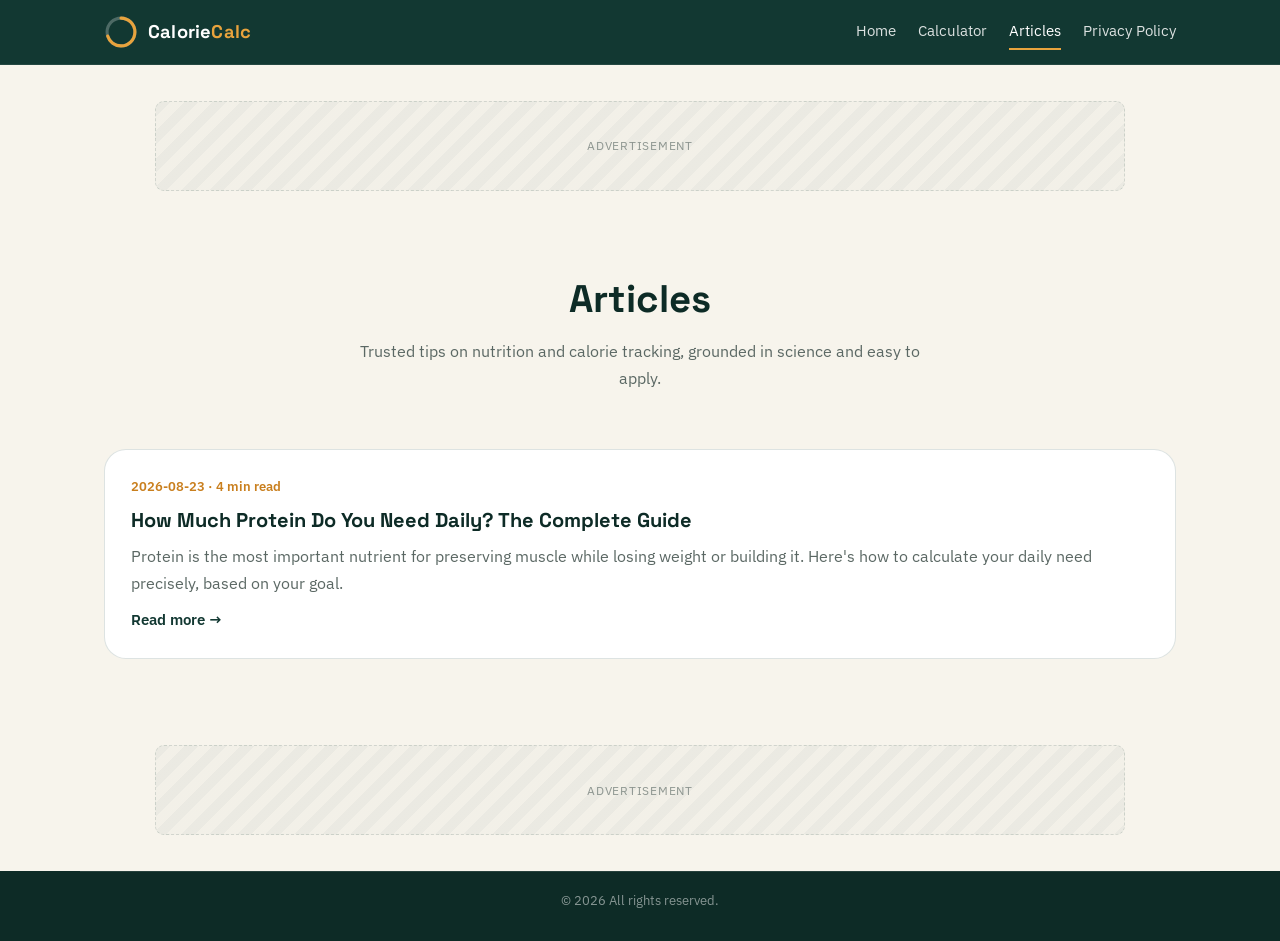
<file: blog.html>
<!DOCTYPE html>
<html lang="en" dir="ltr">
<head>
<meta charset="UTF-8">
<meta name="viewport" content="width=device-width, initial-scale=1.0">
<title>Articles | Calorie Calculator</title>
<meta name="description" content="Trusted tips on nutrition, calorie tracking, and building healthy habits.">
<meta name="robots" content="index, follow">
<link rel="icon" href="data:image/svg+xml,%3Csvg xmlns='http://www.w3.org/2000/svg' viewBox='0 0 100 100'%3E%3Ccircle cx='50' cy='50' r='45' fill='%23123832'/%3E%3Ccircle cx='50' cy='50' r='45' fill='none' stroke='%23E8A33D' stroke-width='10' stroke-dasharray='180 300' stroke-linecap='round' transform='rotate(-90 50 50)'/%3E%3C/svg%3E">

<!-- Google AdSense — site verification code -->
<script async src="https://pagead2.googlesyndication.com/pagead/js/adsbygoogle.js?client=ca-pub-4777858178569282"
     crossorigin="anonymous"></script>

<link rel="preconnect" href="https://fonts.googleapis.com">
<link rel="preconnect" href="https://fonts.gstatic.com" crossorigin>
<link href="https://fonts.googleapis.com/css2?family=Space+Grotesk:wght@500;600;700&family=IBM+Plex+Sans:wght@300;400;500;600;700&display=swap" rel="stylesheet">
<link rel="stylesheet" href="style.css">
</head>
<body>

<header class="site-header">
  <div class="wrap header-inner">
    <a href="index.html" class="brand">
      <span class="brand-mark" aria-hidden="true">
        <svg viewBox="0 0 44 44"><circle cx="22" cy="22" r="18" class="brand-mark__track"/><circle cx="22" cy="22" r="18" class="brand-mark__fill"/></svg>
      </span>
      <span class="brand-text">Calorie<em>Calc</em></span>
    </a>
    <nav class="site-nav" aria-label="Main navigation">
      <a href="index.html">Home</a>
      <a href="index.html#calculator">Calculator</a>
      <a href="blog.html" aria-current="page">Articles</a>
      <a href="privacy.html">Privacy Policy</a>
    </nav>
  </div>
</header>

<!-- ════════════════════ AD SLOT — Top banner ════════════════════ -->
<div class="wrap">
  <div class="ad-slot ad-slot--leaderboard" aria-hidden="true">
    <span class="ad-slot__tag">Advertisement</span>
  </div>
</div>

<main>
  <div class="page-head wrap">
    <h1>Articles</h1>
    <p>Trusted tips on nutrition and calorie tracking, grounded in science and easy to apply.</p>
  </div>

  <div class="wrap">
    <div class="articles-grid" id="articles-grid">
      <!-- filled automatically from articles-data.js -->
    </div>
  </div>

  <!-- ════════════════════ AD SLOT — Before footer ════════════════════ -->
  <div class="wrap">
    <div class="ad-slot ad-slot--leaderboard" aria-hidden="true">
      <span class="ad-slot__tag">Advertisement</span>
    </div>
  </div>
</main>

<footer class="site-footer">
  <div class="wrap footer-bottom">
    <p>© <span id="year"></span> All rights reserved.</p>
  </div>
</footer>

<script src="articles-data.js"></script>
<script>
(function () {
  "use strict";
  var grid = document.getElementById("articles-grid");
  var articles = (window.ARTICLES || []).slice().sort(function (a, b) {
    return new Date(b.date) - new Date(a.date);
  });

  if (articles.length === 0) {
    grid.innerHTML = '<p class="empty-state">No articles published yet.</p>';
  } else {
    articles.forEach(function (a) {
      var card = document.createElement("a");
      card.className = "article-card";
      card.href = "article.html?slug=" + encodeURIComponent(a.slug);

      var meta = document.createElement("span");
      meta.className = "article-card__meta";
      meta.textContent = a.date + (a.readTime ? " · " + a.readTime : "");

      var title = document.createElement("h2");
      title.textContent = a.title;

      var excerpt = document.createElement("p");
      excerpt.textContent = a.excerpt || "";

      var cta = document.createElement("span");
      cta.className = "article-card__cta";
      cta.textContent = "Read more →";

      card.appendChild(meta);
      card.appendChild(title);
      card.appendChild(excerpt);
      card.appendChild(cta);
      grid.appendChild(card);
    });
  }

  var yearEl = document.getElementById("year");
  if (yearEl) yearEl.textContent = new Date().getFullYear();
})();
</script>
</body>
</html>
</file>
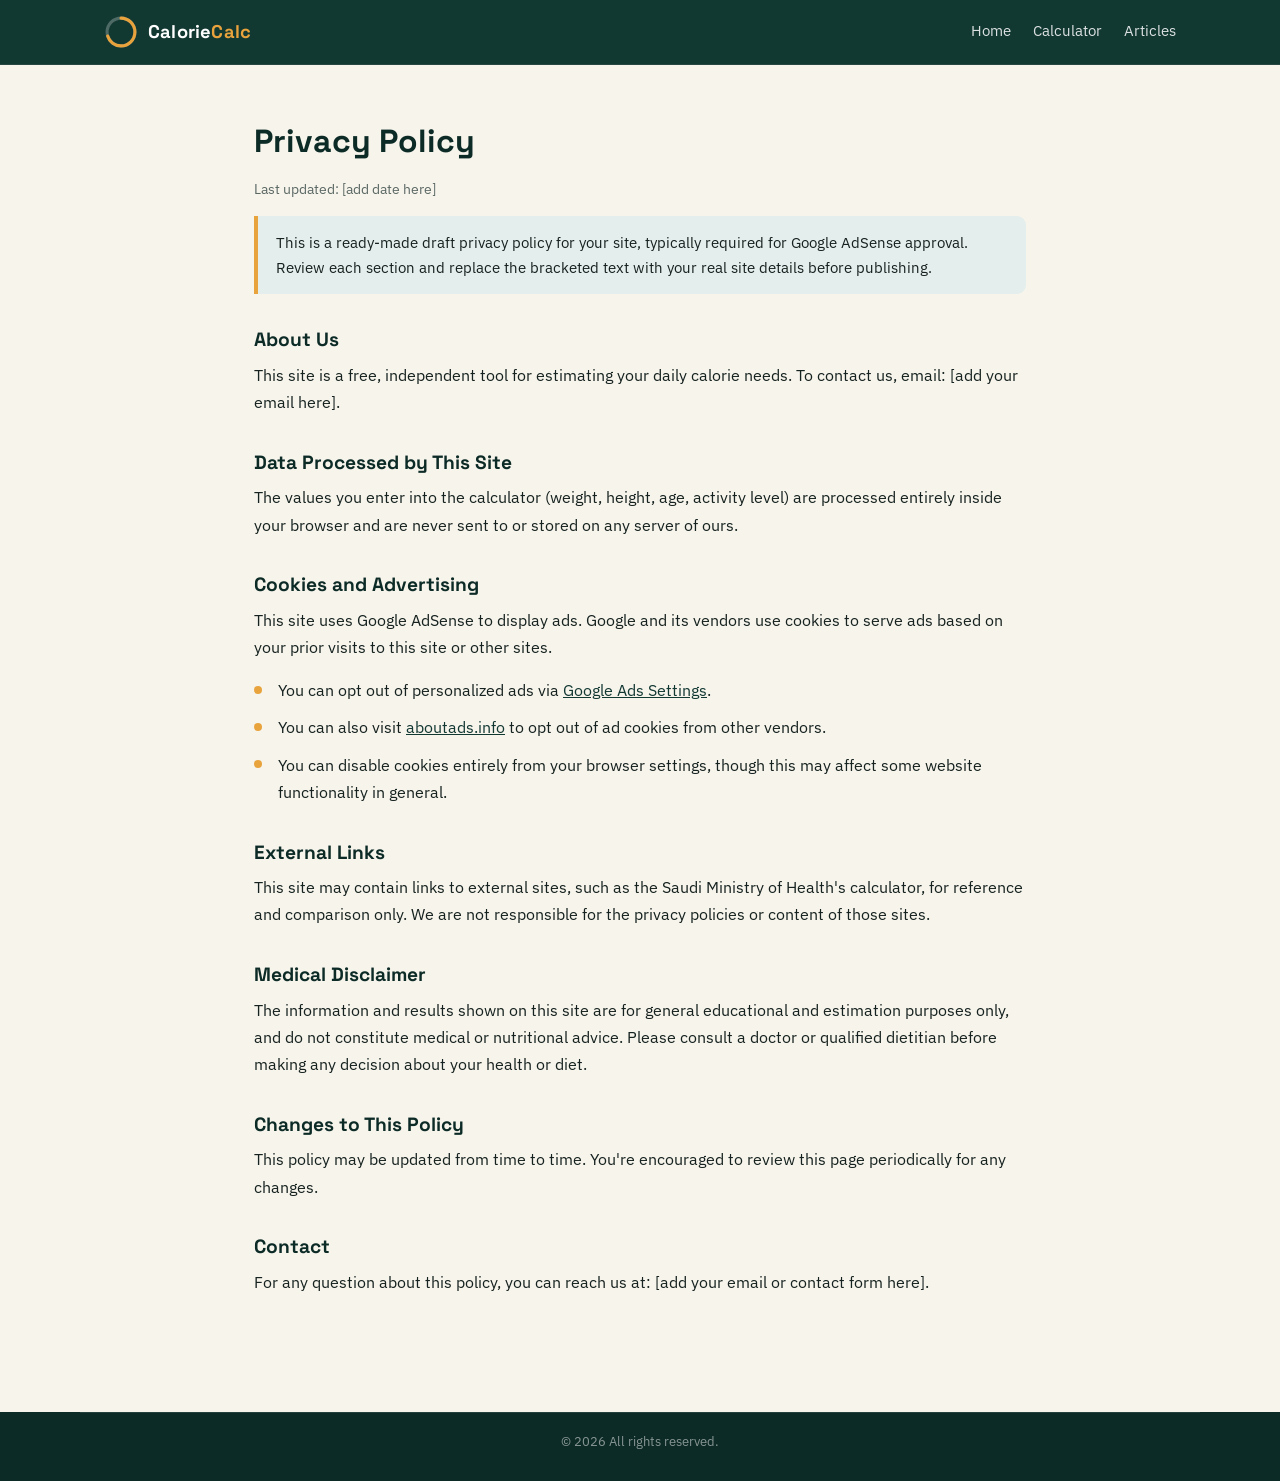
<file: privacy.html>
<!DOCTYPE html><html lang="en" dir="ltr"><head>
<meta charset="UTF-8">
<meta name="viewport" content="width=device-width, initial-scale=1.0">
<title>Privacy Policy | Calorie Calculator</title>
<meta name="robots" content="index, follow">

<!-- Google AdSense — site verification code -->
<script async="" src="https://pagead2.googlesyndication.com/pagead/js/adsbygoogle.js?client=ca-pub-4777858178569282" crossorigin="anonymous"></script>

<link rel="preconnect" href="https://fonts.googleapis.com">
<link rel="preconnect" href="https://fonts.gstatic.com" crossorigin="">
<link href="https://fonts.googleapis.com/css2?family=Space+Grotesk:wght@500;600;700&amp;family=IBM+Plex+Sans:wght@300;400;500;600;700&amp;display=swap" rel="stylesheet">
<link rel="stylesheet" href="style.css">
</head>
<body>

<header class="site-header">
  <div class="wrap header-inner">
    <a href="index.html" class="brand">
      <span class="brand-mark" aria-hidden="true">
        <svg viewBox="0 0 44 44"><circle cx="22" cy="22" r="18" class="brand-mark__track"></circle><circle cx="22" cy="22" r="18" class="brand-mark__fill"></circle></svg>
      </span>
      <span class="brand-text">Calorie<em>Calc</em></span>
    </a>
    <div class="header-controls">
      <nav class="site-nav" aria-label="Main navigation">
        <a href="index.html">Home</a>
        <a href="index.html#calculator">Calculator</a>
        <a href="blog.html">Articles</a>
      </nav>
      
    </div>
  </div>
</header>

<main class="legal">
  <div class="wrap">
    <h1>Privacy Policy</h1>
    <p class="updated">Last updated: [add date here]</p>

    <p class="todo">This is a ready-made draft privacy policy for your site, typically required for Google AdSense approval. Review each section and replace the bracketed text with your real site details before publishing.</p>

    <h2>About Us</h2>
    <p>This site is a free, independent tool for estimating your daily calorie needs. To contact us, email: [add your email here].</p>

    <h2>Data Processed by This Site</h2>
    <p>The values you enter into the calculator (weight, height, age, activity level) are processed entirely inside your browser and are never sent to or stored on any server of ours.</p>

    <h2>Cookies and Advertising</h2>
    <p>This site uses Google AdSense to display ads. Google and its vendors use cookies to serve ads based on your prior visits to this site or other sites.</p>
    <ul>
      <li>You can opt out of personalized ads via <a href="https://adssettings.google.com/" target="_blank" rel="noopener noreferrer">Google Ads Settings</a>.</li>
      <li>You can also visit <a href="https://www.aboutads.info/choices/" target="_blank" rel="noopener noreferrer">aboutads.info</a> to opt out of ad cookies from other vendors.</li>
      <li>You can disable cookies entirely from your browser settings, though this may affect some website functionality in general.</li>
    </ul>

    <h2>External Links</h2>
    <p>This site may contain links to external sites, such as the Saudi Ministry of Health's calculator, for reference and comparison only. We are not responsible for the privacy policies or content of those sites.</p>

    <h2>Medical Disclaimer</h2>
    <p>The information and results shown on this site are for general educational and estimation purposes only, and do not constitute medical or nutritional advice. Please consult a doctor or qualified dietitian before making any decision about your health or diet.</p>

    <h2>Changes to This Policy</h2>
    <p>This policy may be updated from time to time. You're encouraged to review this page periodically for any changes.</p>

    <h2>Contact</h2>
    <p>For any question about this policy, you can reach us at: [add your email or contact form here].</p>
  </div>
</main>

<footer class="site-footer">
  <div class="wrap footer-bottom">
    <p>© <span id="year"></span> <span>All rights reserved.</span></p>
  </div>
</footer>

<script>
document.getElementById("year").textContent = new Date().getFullYear();
</script>


</body></html>
</file>
<file: style.css>
/* ══════════════════════════════════════════════════════════════
   Calorie Calculator — unified stylesheet for the whole site
   ══════════════════════════════════════════════════════════════

   ✏️  Want to change something about the design? 90% of edits
   happen in the section right below (:root) — nothing else in
   this file needs to be touched.

   - To change a color: swap the code next to any variable (like
     #123832) for another. You can get color codes from a site
     like: https://htmlcolorcodes.com
   - To change a font: swap the font name between the quotes '...',
     and make sure it's added via a Google Fonts link inside each
     HTML page's <head>
   - After any edit: save, and upload just this file to GitHub
     (same name: style.css) — every page on the site updates
     automatically since they all read from this same file.
   ══════════════════════════════════════════════════════════════ */

:root{
  /* ── Colors ── */
  --ink:#16221F;          /* main text color across the site */
  --muted:#5B6864;        /* secondary/description text (lighter) */
  --paper:#F7F4EC;        /* site background color (ivory white) */
  --card:#FFFFFF;         /* card background color (calculator, articles...) */
  --deep:#123832;         /* deep green — header, buttons, links */
  --deep-2:#0D2B26;       /* slightly darker green — headings, footer */
  --deep-tint:#E4EEEC;    /* very light green — badge backgrounds, highlights */
  --line:rgba(18,56,50,.14); /* thin line/border color */
  --amber:#E8A33D;        /* gold — main "Calculate/Publish" buttons */
  --amber-deep:#C97F1E;   /* deeper gold — button hover state */
  --brick:#B33F35;        /* red — error messages only */
  --green-ok:#2F7A5C;     /* green — success messages only */

  /* ── Fonts ── */
  --font-display:'Space Grotesk', system-ui, sans-serif;   /* headline font */
  --font-body:'IBM Plex Sans', system-ui, sans-serif;      /* body text font */
  --font-num:'Space Grotesk', system-ui, sans-serif;       /* number font (calorie result) */

  /* ── Other details (you rarely need to change these) ── */
  --radius-lg:22px;
  --radius-md:14px;
  --radius-sm:9px;
  --shadow-card:0 20px 45px -25px rgba(13,43,38,.35);
  --ease:cubic-bezier(.22,1,.36,1);
}

/* ══════════════════════════════════════════════════════════════
   From here down: technical layout and spacing rules — you rarely
   need to touch these unless you want fine-grained control.
   ══════════════════════════════════════════════════════════════ */

*,*::before,*::after{box-sizing:border-box}
html{scroll-behavior:smooth}
body{
  margin:0;
  background:var(--paper);
  color:var(--ink);
  font-family:var(--font-body);
  font-size:16px;
  line-height:1.7;
  -webkit-font-smoothing:antialiased;
}
img,svg{display:block;max-width:100%}
a{color:inherit}
h1,h2,h3{font-family:var(--font-display);font-weight:700;line-height:1.25;margin:0 0 .5em}
p{margin:0 0 1em}
ul{margin:0;padding:0}

.wrap{max-width:1120px;margin-inline:auto;padding-inline:24px}

.skip-link{
  position:absolute;inset-inline-end:12px;top:-60px;background:var(--deep);color:#fff;
  padding:10px 18px;border-radius:0 0 10px 10px;z-index:200;transition:top .2s var(--ease);
}
.skip-link:focus{top:0}

:focus-visible{outline:3px solid var(--amber);outline-offset:2px}

/* ─────────── Header (all pages) ─────────── */
.site-header{
  position:sticky;top:0;z-index:100;
  background:var(--deep);
  color:#fff;
  border-bottom:1px solid rgba(255,255,255,.08);
}
.header-inner{display:flex;align-items:center;justify-content:space-between;gap:16px;padding-block:14px;flex-wrap:wrap}
.brand{display:flex;align-items:center;gap:10px;text-decoration:none;color:#fff}
.brand-mark{width:34px;height:34px;flex:none}
.brand-mark svg{width:100%;height:100%}
.brand-mark__track{fill:none;stroke:rgba(255,255,255,.25);stroke-width:4}
.brand-mark__fill{fill:none;stroke:var(--amber);stroke-width:4;stroke-linecap:round;
  stroke-dasharray:113;stroke-dashoffset:34;transform-origin:center;transform:rotate(-90deg)}
.brand-text{font-family:var(--font-display);font-size:1.15rem;font-weight:700;letter-spacing:.2px}
.brand-text em{font-style:normal;color:var(--amber)}
.brand-text--footer{color:var(--ink);font-size:1.3rem}
.brand-text--footer em{color:var(--amber-deep)}

.header-controls{display:flex;align-items:center;gap:18px;flex-wrap:wrap}
.site-nav{display:flex;gap:22px;font-size:.95rem;flex-wrap:wrap}
.site-nav a{text-decoration:none;opacity:.85;padding-block:4px;border-bottom:2px solid transparent;transition:opacity .2s,border-color .2s}
.site-nav a:hover,.site-nav a[aria-current="page"]{opacity:1;border-color:var(--amber)}

.lang-toggle{
  display:inline-flex;align-items:center;gap:6px;
  background:rgba(255,255,255,.1);border:1px solid rgba(255,255,255,.28);
  color:#fff;font-family:var(--font-body);font-weight:600;font-size:.86rem;
  padding:8px 16px;border-radius:999px;cursor:pointer;transition:background .18s,border-color .18s;
}
.lang-toggle:hover{background:var(--amber);border-color:var(--amber);color:var(--deep-2)}
.lang-toggle svg{width:15px;height:15px;fill:none;stroke:currentColor;stroke-width:1.8}

/* ─────────── Buttons ─────────── */
.btn{
  display:inline-flex;align-items:center;justify-content:center;gap:8px;
  font-family:var(--font-body);font-weight:600;font-size:1rem;
  padding:14px 28px;border-radius:999px;border:1px solid transparent;
  text-decoration:none;cursor:pointer;transition:transform .18s var(--ease),box-shadow .18s var(--ease),background .18s;
}
.btn--primary{background:var(--amber);color:var(--deep-2);box-shadow:0 14px 28px -14px rgba(232,163,61,.7)}
.btn--primary:hover{transform:translateY(-2px);background:var(--amber-deep);color:#fff}
.btn--ghost{background:transparent;border-color:var(--line);color:var(--deep)}
.btn--ghost:hover{background:var(--deep-tint)}
.btn--block{width:100%;padding:16px}
.btn-link{background:none;border:none;color:var(--muted);text-decoration:underline;font-size:.85rem;cursor:pointer;padding:0}
.btn-secondary{background:var(--deep-tint);color:var(--deep-2)}

/* ─────────── Ad slots (Google AdSense) ─────────── */
.ad-slot{
  display:flex;align-items:center;justify-content:center;
  background:repeating-linear-gradient(135deg, rgba(18,56,50,.05) 0 10px, rgba(18,56,50,.02) 10px 20px);
  border:1.5px dashed var(--line);
  border-radius:var(--radius-sm);
  color:var(--muted);
  margin-block:36px;
  min-height:90px;
}
.ad-slot__tag{font-size:.78rem;letter-spacing:.06em;text-transform:uppercase;opacity:.65}
.ad-slot--leaderboard{max-width:970px;margin-inline:auto;min-height:90px}
.ad-slot--rectangle{max-width:336px;margin-inline:auto;min-height:280px}
.ad-slot--in-article{min-height:250px}
.ad-slot--sidebar{min-height:600px;position:sticky;top:96px}

/* ─────────── Hero (homepage) ─────────── */
.hero{padding-block:64px 30px}
.hero-grid{display:grid;grid-template-columns:1.15fr .85fr;gap:56px;align-items:center}
.eyebrow{
  display:inline-block;font-size:.82rem;font-weight:600;letter-spacing:.04em;
  color:var(--deep);background:var(--deep-tint);padding:6px 14px;border-radius:999px;margin-bottom:18px;
}
.hero h1{font-size:clamp(2rem,4.2vw,3rem);color:var(--deep-2);margin-bottom:.4em}
.hero h1 em{font-style:normal;color:var(--amber-deep)}
.hero-lede{font-size:1.08rem;color:var(--muted);max-width:52ch}
.hero-actions{display:flex;gap:14px;flex-wrap:wrap;margin-block:22px 16px}
.hero-note{font-size:.86rem;color:var(--muted)}
.hero-note a{color:var(--deep);text-decoration:underline}

.hero-gauge{position:relative;width:min(320px,80vw);margin-inline:auto;aspect-ratio:1}
.gauge-svg{width:100%;height:100%;transform:rotate(-90deg)}
.gauge-track{fill:none;stroke:var(--line);stroke-width:14}
.gauge-fill{fill:none;stroke:var(--amber);stroke-width:14;stroke-linecap:round;
  stroke-dasharray:553;stroke-dashoffset:553;transition:stroke-dashoffset 1.1s var(--ease)}
.gauge-fill--idle{stroke:var(--amber);stroke-dashoffset:415;animation:pulse-idle 3.4s ease-in-out infinite}
@keyframes pulse-idle{0%,100%{opacity:.55}50%{opacity:.95}}
.gauge-center{
  position:absolute;inset:0;display:flex;flex-direction:column;align-items:center;justify-content:center;text-align:center;gap:4px;
}
.gauge-number{font-family:var(--font-num);font-weight:700;font-size:clamp(2.1rem,6vw,2.7rem);color:var(--deep-2)}
.gauge-unit{font-size:.82rem;color:var(--muted);max-width:14ch}

/* ─────────── Calculator ─────────── */
.calc-section{padding-block:20px 10px}
.calc-card{
  background:var(--card);border-radius:var(--radius-lg);box-shadow:var(--shadow-card);
  padding:clamp(24px,4vw,44px);max-width:760px;margin-inline:auto;border:1px solid var(--line);
}
.calc-card__head{text-align:center;margin-bottom:28px}
.calc-card__head h2{color:var(--deep-2);font-size:1.6rem}
.calc-card__head p{color:var(--muted);margin:0}

.field{margin-bottom:22px}
.field legend{padding:0;font-weight:600;margin-bottom:10px;font-family:var(--font-body)}
.field label{display:block;font-weight:600;margin-bottom:8px}
.field label .unit{font-weight:400;color:var(--muted);font-size:.88rem}
.field input,.field select,.field textarea{
  width:100%;padding:13px 16px;border-radius:var(--radius-sm);border:1.5px solid var(--line);
  background:var(--paper);color:var(--ink);font-family:var(--font-body);font-size:1rem;
  transition:border-color .18s,background .18s;
}
.field input:focus,.field select:focus,.field textarea:focus{border-color:var(--amber);background:#fff}
.field select{appearance:none;background-image:url("data:image/svg+xml,%3Csvg xmlns='http://www.w3.org/2000/svg' viewBox='0 0 20 20'%3E%3Cpath fill='%235B6864' d='M5 7l5 5 5-5z'/%3E%3C/svg%3E");background-repeat:no-repeat;background-position:right 14px center;padding-left:16px;padding-right:38px}
.field-grid{display:grid;grid-template-columns:repeat(3,1fr);gap:18px}
.field-error{color:var(--brick);font-size:.85rem;margin:8px 0 0;min-height:1.2em}
.field .hint{color:var(--muted);font-size:.8rem;margin-top:4px}
.field textarea{resize:vertical;min-height:70px}
.field textarea.content{min-height:180px;font-size:.94rem}

.gender-toggle{display:grid;grid-template-columns:1fr 1fr;gap:14px}
.gender-toggle input{position:absolute;opacity:0;width:0;height:0}
.gender-toggle label{
  display:flex;align-items:center;justify-content:center;gap:10px;
  border:1.5px solid var(--line);border-radius:var(--radius-sm);padding:16px;cursor:pointer;
  font-weight:600;color:var(--muted);transition:all .18s var(--ease);
}
.gender-toggle label svg{width:22px;height:22px;fill:none;stroke:currentColor;stroke-width:1.8}
.gender-toggle input:checked + label{border-color:var(--amber);background:var(--deep-tint);color:var(--deep-2)}
.gender-toggle input:focus-visible + label{outline:3px solid var(--amber);outline-offset:2px}

/* ─────────── Results ─────────── */
.result-card{
  max-width:760px;margin:34px auto 0;background:var(--deep);color:#fff;
  border-radius:var(--radius-lg);padding:clamp(28px,4vw,48px);text-align:center;
  box-shadow:0 30px 60px -30px rgba(13,43,38,.55);
}
.result-card[hidden]{display:none}
.result-gauge{position:relative;width:min(260px,70vw);margin-inline:auto 6px}
.result-gauge .gauge-track{stroke:rgba(255,255,255,.14)}
.result-gauge .gauge-unit{color:rgba(255,255,255,.75)}
.result-gauge .gauge-number{color:#fff}
.result-scale{font-size:.8rem;color:rgba(255,255,255,.55);margin-top:2px}
.result-bmr{color:rgba(255,255,255,.85)}
.result-bmr strong{font-family:var(--font-num);color:var(--amber)}

.result-goals{display:grid;grid-template-columns:repeat(3,1fr);gap:12px;margin-block:22px}
.goal-chip{background:rgba(255,255,255,.06);border:1px solid rgba(255,255,255,.14);border-radius:var(--radius-sm);padding:16px 10px}
.goal-chip__label{display:block;font-size:.82rem;color:rgba(255,255,255,.7);margin-bottom:6px}
.goal-chip__value{display:block;font-family:var(--font-num);font-weight:700;font-size:1.35rem}
.goal-chip--down .goal-chip__value{color:#8FD3B0}
.goal-chip--flat .goal-chip__value{color:var(--amber)}
.goal-chip--up .goal-chip__value{color:#F0B37E}

.disclaimer{font-size:.82rem;color:rgba(255,255,255,.6);max-width:56ch;margin-inline:auto}

/* ─────────── Article (homepage: About the Formula) ─────────── */
.content-section{padding-block:50px}
.content-grid{display:grid;grid-template-columns:1fr 300px;gap:48px;align-items:start}
.article h2{color:var(--deep-2);font-size:1.7rem}
.article h3{color:var(--deep-2);font-size:1.2rem;margin-top:1.6em}
.article p,.article li{color:var(--ink)}
.formula-box{
  background:var(--deep-tint);border-inline-start:4px solid var(--amber);
  border-start-end-radius:var(--radius-sm);border-end-end-radius:var(--radius-sm);
  padding:16px 20px;margin:16px 0;
}
.formula-box p{margin:.35em 0;font-family:var(--font-num);font-size:.98rem}
.table-wrap{overflow-x:auto;margin:16px 0}
table{width:100%;border-collapse:collapse;font-size:.95rem}
th,td{padding:12px 14px;text-align:start;border-bottom:1px solid var(--line)}
thead th{color:var(--deep-2);font-family:var(--font-body);font-weight:700}
td:last-child,th:last-child{font-family:var(--font-num)}
.tick-list{list-style:none;display:flex;flex-direction:column;gap:12px}
.tick-list li{padding-inline-start:28px;position:relative}
.tick-list li::before{
  content:"";position:absolute;inset-inline-start:0;top:.4em;width:16px;height:16px;border-radius:50%;
  background:var(--amber);
}
.sidebar{position:sticky;top:96px}
@media (max-width:900px){
  .sidebar{display:none}
  .content-grid{grid-template-columns:1fr}
}

/* ─────────── FAQ ─────────── */
.faq-section{padding-block:10px 60px}
.faq-section h2{color:var(--deep-2);text-align:center;font-size:1.7rem;margin-bottom:26px}
.faq-list{max-width:800px;margin-inline:auto;display:flex;flex-direction:column;gap:12px}
details{
  background:var(--card);border:1px solid var(--line);border-radius:var(--radius-sm);
  padding:6px 20px;
}
summary{
  cursor:pointer;font-weight:600;padding:14px 0;list-style:none;
  display:flex;align-items:center;justify-content:space-between;gap:12px;
}
summary::-webkit-details-marker{display:none}
summary::after{
  content:"+";font-family:var(--font-num);font-size:1.3rem;color:var(--amber-deep);flex:none;
  transition:transform .2s var(--ease);
}
details[open] summary::after{transform:rotate(45deg)}
details p{color:var(--muted);padding-bottom:16px;margin:0}

/* ─────────── Source note ─────────── */
.source-note{padding-block:10px 10px}
.source-note p{
  max-width:900px;margin-inline:auto;text-align:center;font-size:.88rem;color:var(--muted);
  background:var(--deep-tint);padding:16px 22px;border-radius:var(--radius-sm);
}
.source-note a{color:var(--deep);font-weight:600;text-decoration:underline}

/* ─────────── Footer ─────────── */
.site-footer{background:var(--deep-2);color:rgba(255,255,255,.8);margin-top:20px}
.footer-inner{display:flex;justify-content:space-between;gap:32px;flex-wrap:wrap;padding-block:44px 24px}
.footer-desc{max-width:38ch;color:rgba(255,255,255,.6);font-size:.92rem}
.footer-links{display:flex;gap:22px;flex-wrap:wrap;align-items:flex-start}
.footer-links a{text-decoration:none;color:rgba(255,255,255,.75);font-size:.94rem}
.footer-links a:hover{color:var(--amber)}
.footer-bottom{border-top:1px solid rgba(255,255,255,.1);padding-block:18px 28px}
.footer-bottom p{margin:0;font-size:.82rem;color:rgba(255,255,255,.5);text-align:center}

/* ─────────── Privacy policy page ─────────── */
.legal{padding-block:56px 80px}
.legal .wrap{max-width:820px}
.legal h1{color:var(--deep-2);font-size:2rem}
.legal h2{color:var(--deep-2);font-size:1.2rem;margin-top:1.8em}
.legal p,.legal li{color:var(--ink)}
.legal ul{list-style:none;display:flex;flex-direction:column;gap:10px;margin:1em 0}
.legal ul li{padding-inline-start:24px;position:relative}
.legal ul li::before{content:"";position:absolute;inset-inline-start:0;top:.55em;width:8px;height:8px;border-radius:50%;background:var(--amber)}
.legal .updated{color:var(--muted);font-size:.9rem}
.legal a{color:var(--deep);text-decoration:underline}
.todo{background:var(--deep-tint);border-inline-start:4px solid var(--amber);padding:14px 18px;border-start-end-radius:var(--radius-sm);border-end-end-radius:var(--radius-sm);font-size:.92rem;color:var(--deep-2)}

/* ─────────── Articles page (listing) ─────────── */
.page-head{padding-block:48px 20px;text-align:center}
.page-head h1{color:var(--deep-2);font-size:clamp(1.8rem,4vw,2.4rem);margin:0 0 .4em}
.page-head p{color:var(--muted);max-width:56ch;margin-inline:auto}

.articles-grid{display:grid;grid-template-columns:repeat(auto-fit,minmax(280px,1fr));gap:22px;padding-block:20px 50px}
.article-card{background:var(--card);border:1px solid var(--line);border-radius:var(--radius-lg);padding:26px;text-decoration:none;color:var(--ink);display:flex;flex-direction:column;gap:10px;transition:transform .18s var(--ease),box-shadow .18s var(--ease)}
.article-card:hover{transform:translateY(-3px);box-shadow:0 20px 40px -25px rgba(13,43,38,.35)}
.article-card__meta{font-size:.82rem;color:var(--amber-deep);font-weight:600}
.article-card h2{color:var(--deep-2);font-size:1.25rem;margin:0}
.article-card p{color:var(--muted);margin:0;flex:1}
.article-card__cta{color:var(--deep);font-weight:600;font-size:.92rem}
.empty-state{text-align:center;padding-block:40px;color:var(--muted)}

/* ─────────── Single article page ─────────── */
.breadcrumb{padding-block:22px 0;font-size:.88rem;color:var(--muted)}
.breadcrumb a{color:var(--deep);text-decoration:underline}
.article-head{padding-block:14px 10px}
.article-head__meta{font-size:.85rem;color:var(--amber-deep);font-weight:600;margin-bottom:10px}
.article-head h1{color:var(--deep-2);font-size:clamp(1.7rem,4vw,2.4rem);margin:0 0 .3em;line-height:1.3}
.article-body{max-width:760px;margin-inline:auto;padding-block:20px 10px}
.article-body h2{color:var(--deep-2);font-size:1.3rem;margin-top:1.6em}
.article-body p{margin:0 0 1.1em;color:var(--ink)}
.article-body ul{margin:0 0 1.1em;padding-inline-start:22px;display:flex;flex-direction:column;gap:8px}
.article-body strong{color:var(--deep-2)}
.not-found{text-align:center;padding-block:60px;max-width:520px;margin-inline:auto}
.not-found h1{color:var(--deep-2);font-size:1.6rem}
.not-found p{color:var(--muted)}
.related{max-width:760px;margin:40px auto 0;border-top:1px solid var(--line);padding-top:30px}
.related h2{color:var(--deep-2);font-size:1.2rem}
.related-list{display:flex;flex-direction:column;gap:14px}
.related-list a{display:block;background:var(--card);border:1px solid var(--line);border-radius:var(--radius-sm);padding:16px 18px;text-decoration:none;color:var(--ink);font-weight:600;transition:border-color .18s}
.related-list a:hover{border-color:var(--amber)}

/* ─────────── Article publishing dashboard (admin.html) ─────────── */
.admin-header{background:var(--deep);color:#fff;padding:18px 24px}
.admin-header .wrap{padding:0;display:flex;align-items:center;justify-content:space-between;gap:12px}
.admin-header h1{font-family:var(--font-display);font-size:1.15rem;margin:0}
.admin-header a.back{color:rgba(255,255,255,.7);text-decoration:none;font-size:.88rem}
.private-badge{display:inline-block;background:rgba(255,255,255,.12);border:1px solid rgba(255,255,255,.25);color:#fff;font-size:.75rem;padding:3px 10px;border-radius:999px;margin-inline-start:8px}
.admin-wrap{max-width:680px;margin-inline:auto;padding:24px}
.card{background:var(--card);border:1px solid var(--line);border-radius:var(--radius-lg);padding:24px;margin-block:20px}
.card h2{color:var(--deep-2);font-size:1.15rem;margin:0 0 6px}
.card p{color:var(--muted);margin:0 0 16px;font-size:.92rem}
.steps{list-style:none;margin:0 0 18px;padding:0;display:flex;flex-direction:column;gap:10px}
.steps li{display:flex;gap:10px;font-size:.92rem;color:var(--ink)}
.steps li b{flex:none;width:22px;height:22px;background:var(--deep-tint);color:var(--deep-2);border-radius:50%;display:flex;align-items:center;justify-content:center;font-size:.78rem;font-weight:700}
.status{margin-top:14px;padding:14px 16px;border-radius:var(--radius-sm);font-size:.9rem;display:none}
.status--success{background:#E4F3EB;color:var(--green-ok);display:block}
.status--error{background:#FBE7E5;color:var(--brick);display:block}
.status--loading{background:var(--deep-tint);color:var(--deep-2);display:block}
.status a{font-weight:700;text-decoration:underline}
.connected-bar{display:flex;align-items:center;justify-content:space-between;gap:10px;background:var(--deep-tint);padding:10px 16px;border-radius:var(--radius-sm);margin-bottom:18px;font-size:.85rem;color:var(--deep-2)}

.tabs{display:flex;gap:6px;margin-bottom:22px;border-bottom:1px solid var(--line);overflow-x:auto}
.tab-btn{background:none;border:none;padding:12px 18px;font-family:var(--font-body);font-size:.95rem;font-weight:600;color:var(--muted);cursor:pointer;border-bottom:3px solid transparent;white-space:nowrap;transition:color .18s,border-color .18s}
.tab-btn:hover{color:var(--deep-2)}
.tab-btn.active{color:var(--deep-2);border-color:var(--amber)}

.article-row{display:flex;align-items:center;justify-content:space-between;gap:12px;background:var(--card);border:1px solid var(--line);border-radius:var(--radius-sm);padding:14px 18px;margin-bottom:10px}
.article-row__title{font-weight:600;color:var(--deep-2)}
.article-row__meta{font-size:.8rem;color:var(--muted);margin-top:2px}
.article-row__actions{display:flex;gap:8px;flex:none}
.article-row__actions button{background:var(--deep-tint);border:none;color:var(--deep-2);padding:8px 14px;border-radius:999px;font-size:.85rem;cursor:pointer;font-family:var(--font-body);font-weight:600;transition:background .18s}
.article-row__actions button:hover{background:var(--amber);color:var(--deep-2)}
.article-row__actions button.danger{background:#FBE7E5;color:var(--brick)}
.article-row__actions button.danger:hover{background:var(--brick);color:#fff}

/* ─────────── Responsive (small screens) ─────────── */
@media (max-width:860px){
  .hero-grid{grid-template-columns:1fr;text-align:center}
  .hero-lede{margin-inline:auto}
  .hero-actions{justify-content:center}
  .field-grid{grid-template-columns:1fr}
  .result-goals{grid-template-columns:1fr}
}
@media (max-width:560px){
  .header-inner{justify-content:center;text-align:center}
  .header-controls{justify-content:center;width:100%}
  .site-nav{gap:16px;font-size:.88rem;width:100%;justify-content:center}
}

/* ─────────── Reduced motion (for those who prefer it in device settings) ─────────── */
@media (prefers-reduced-motion: reduce){
  html{scroll-behavior:auto}
  *{animation-duration:.001ms !important;animation-iteration-count:1 !important;transition-duration:.001ms !important}
}
</file>
